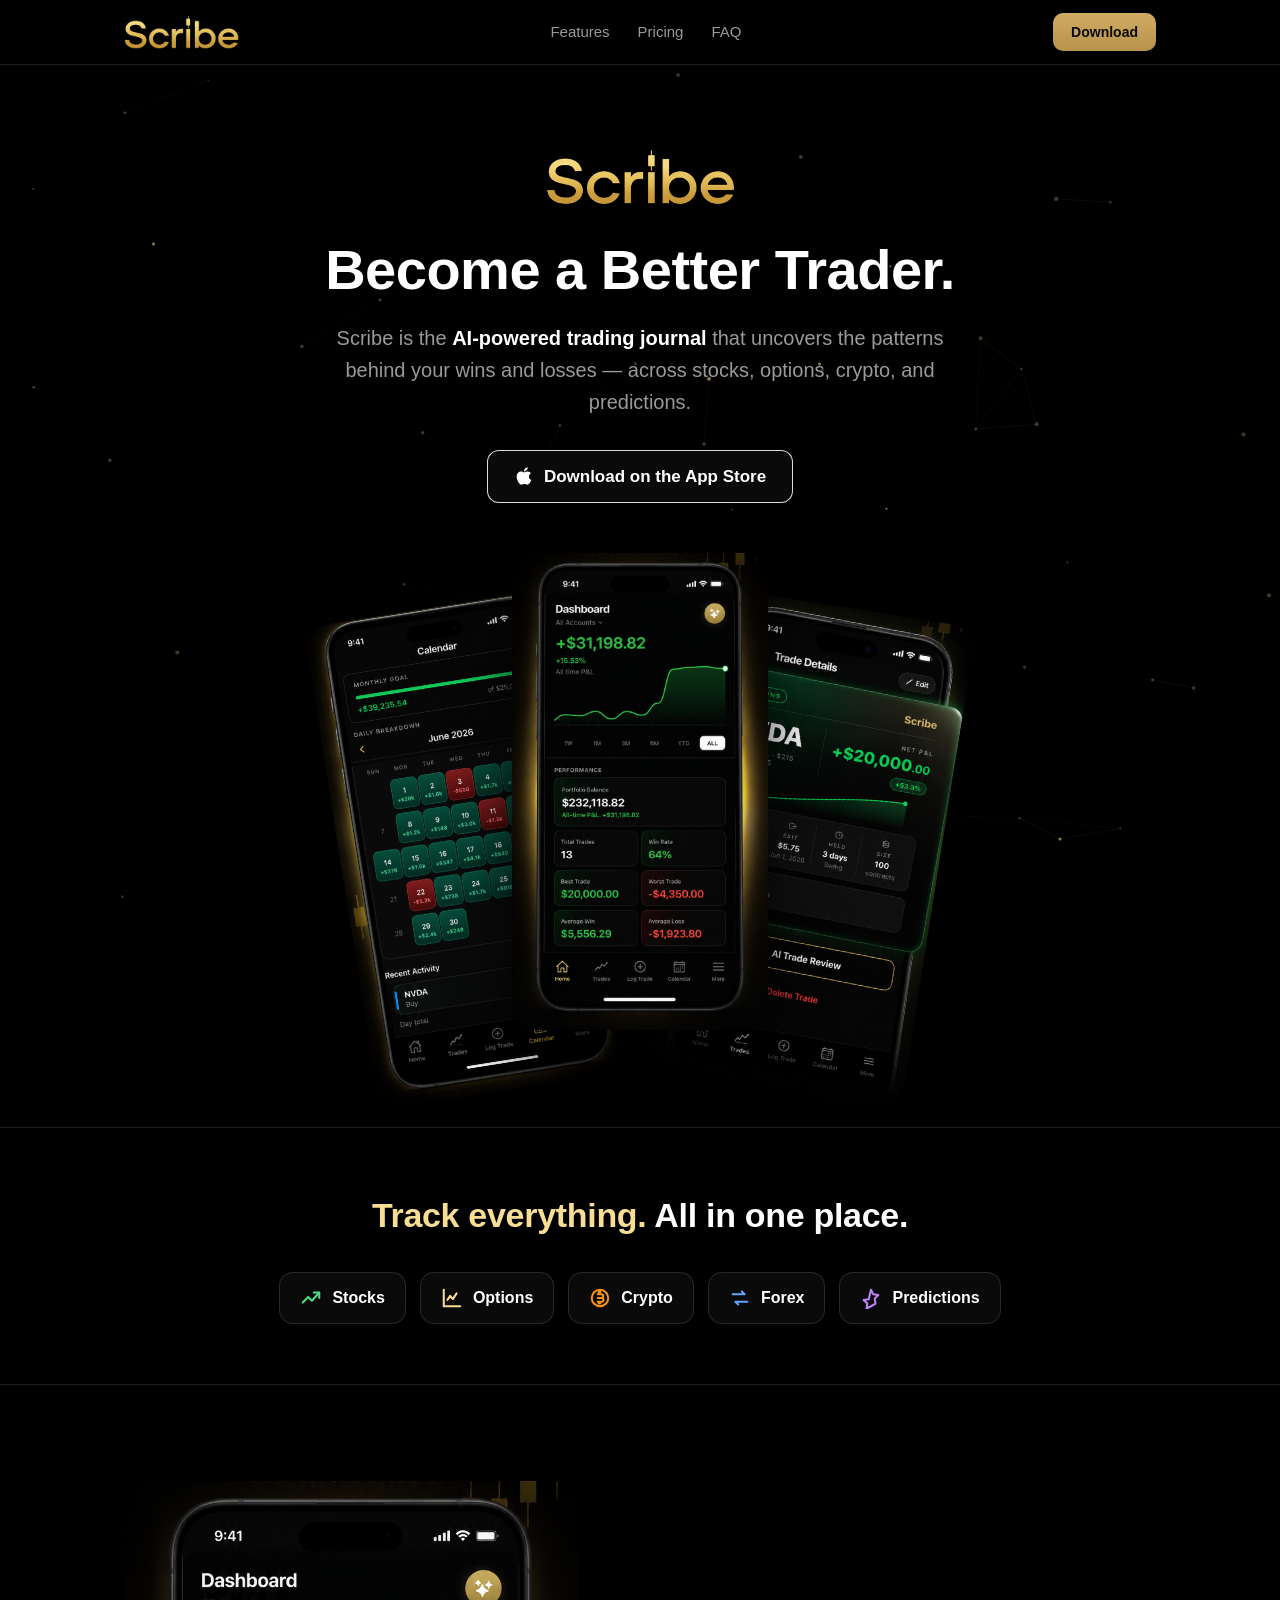
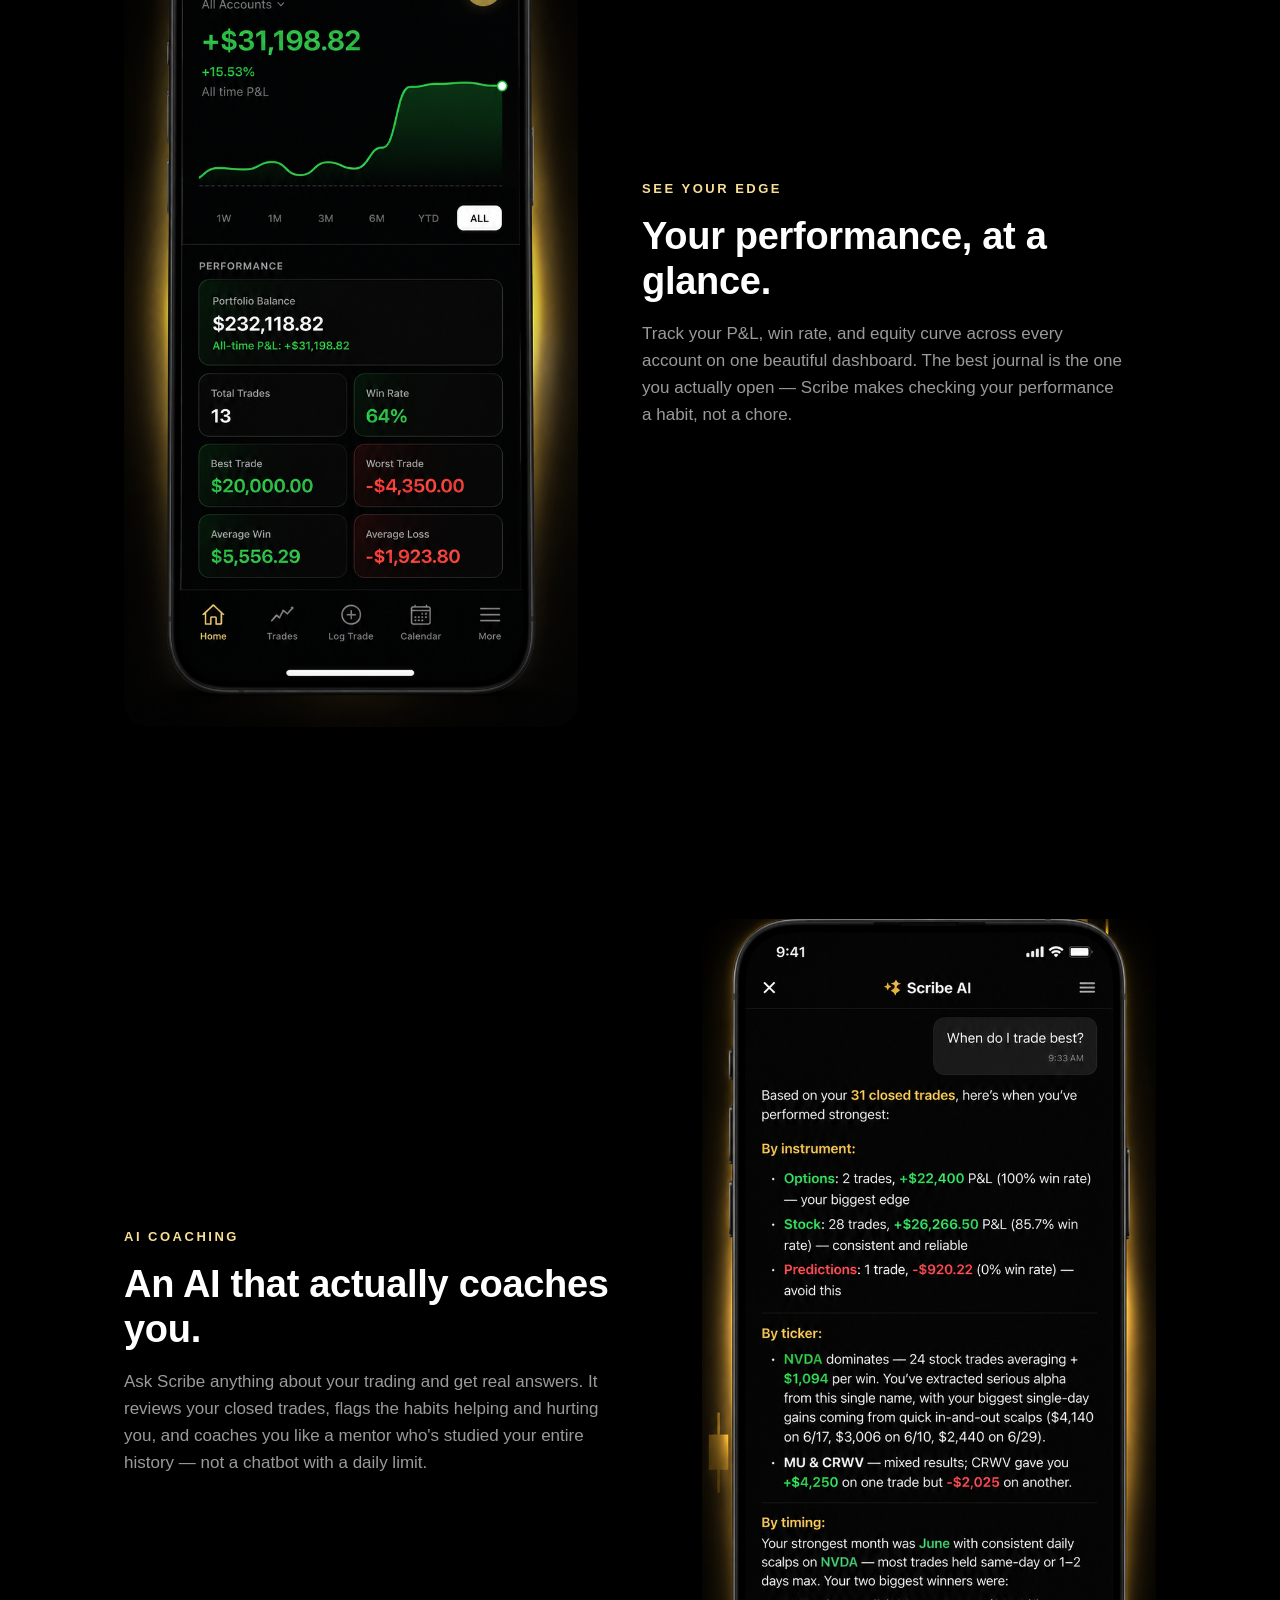
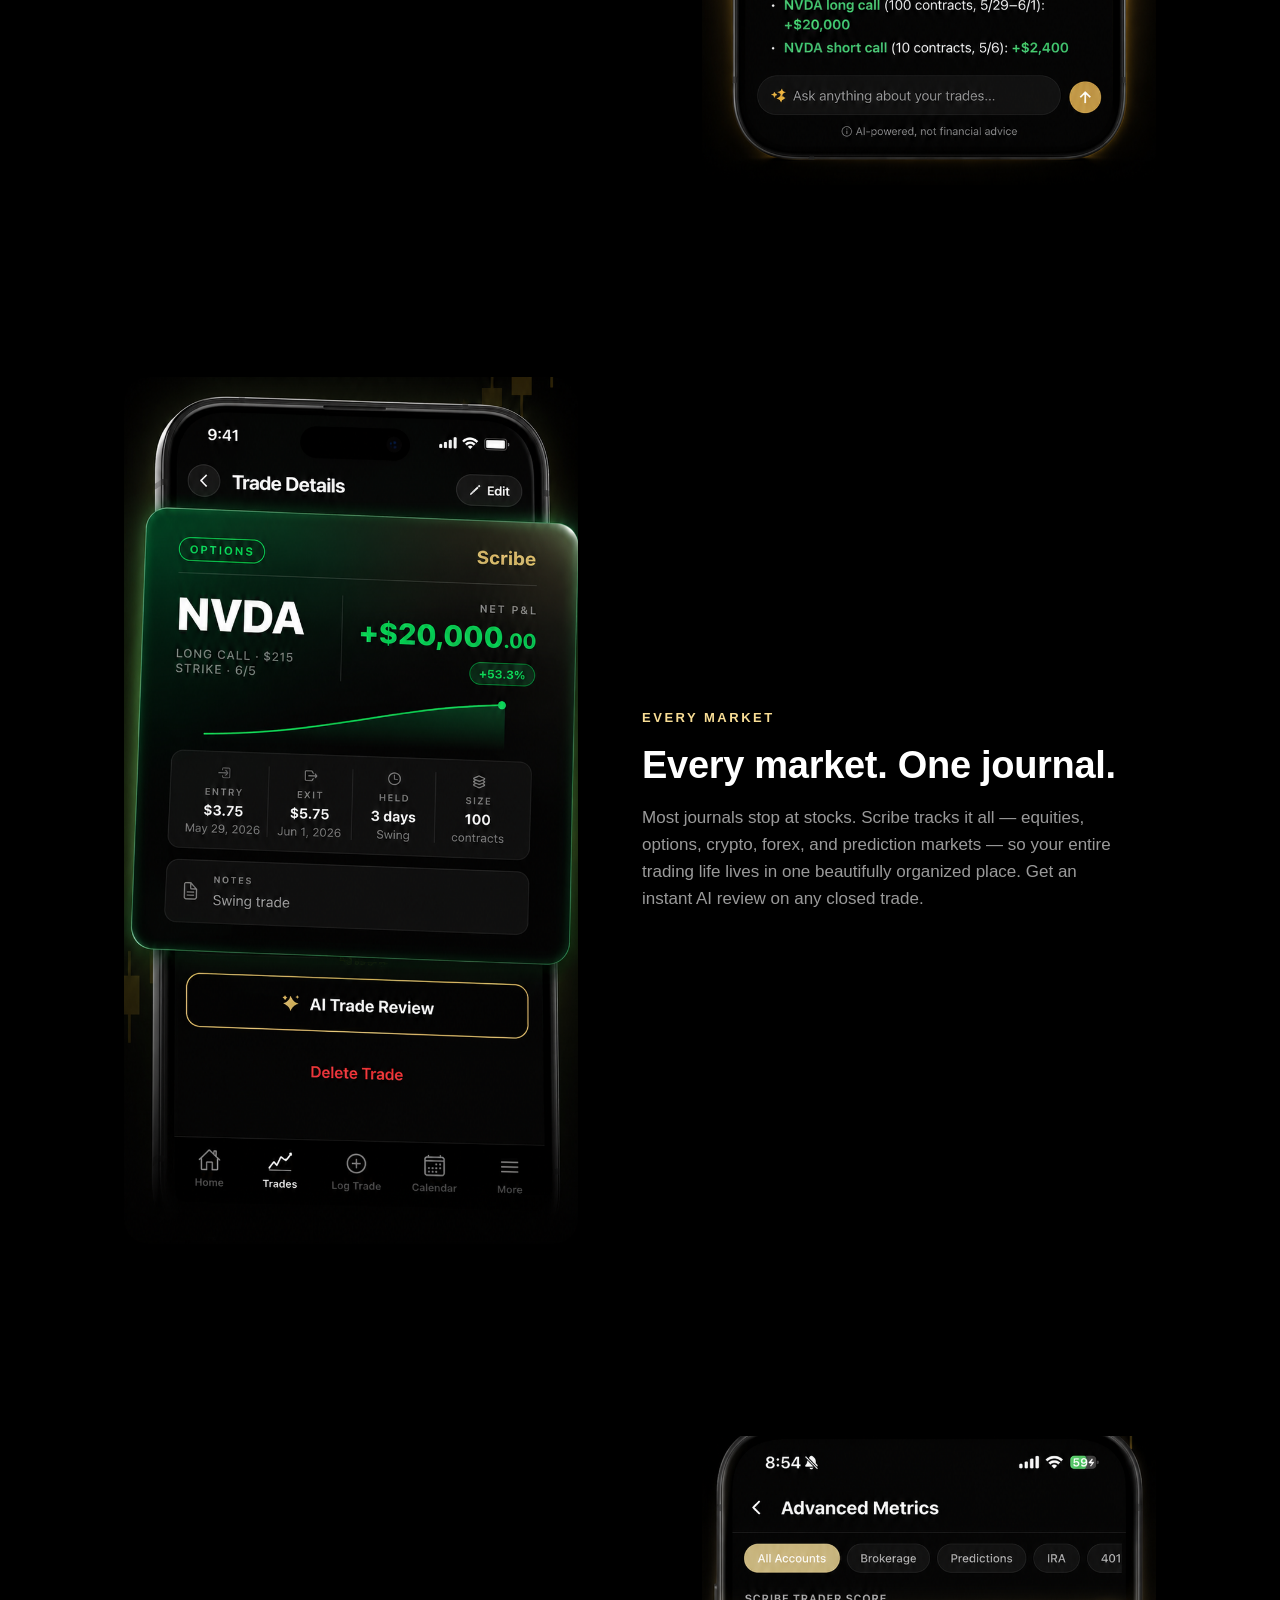
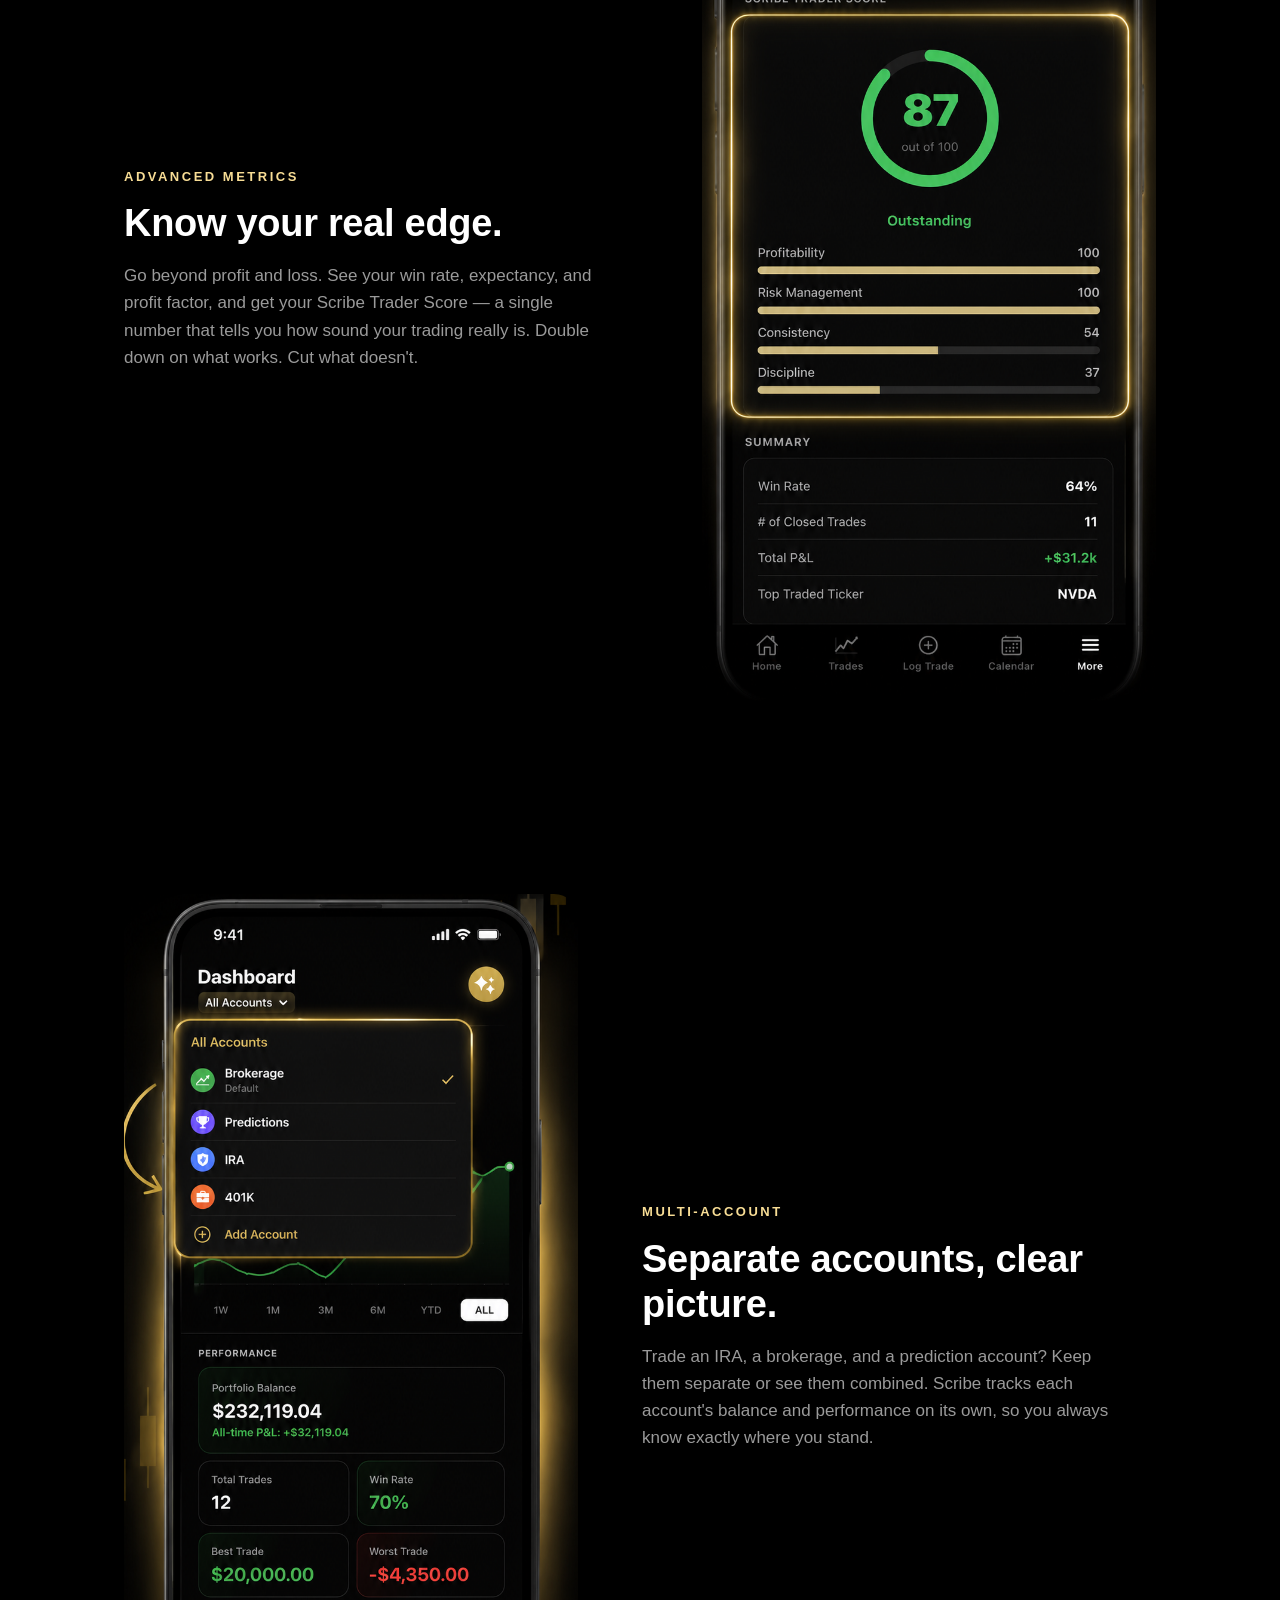
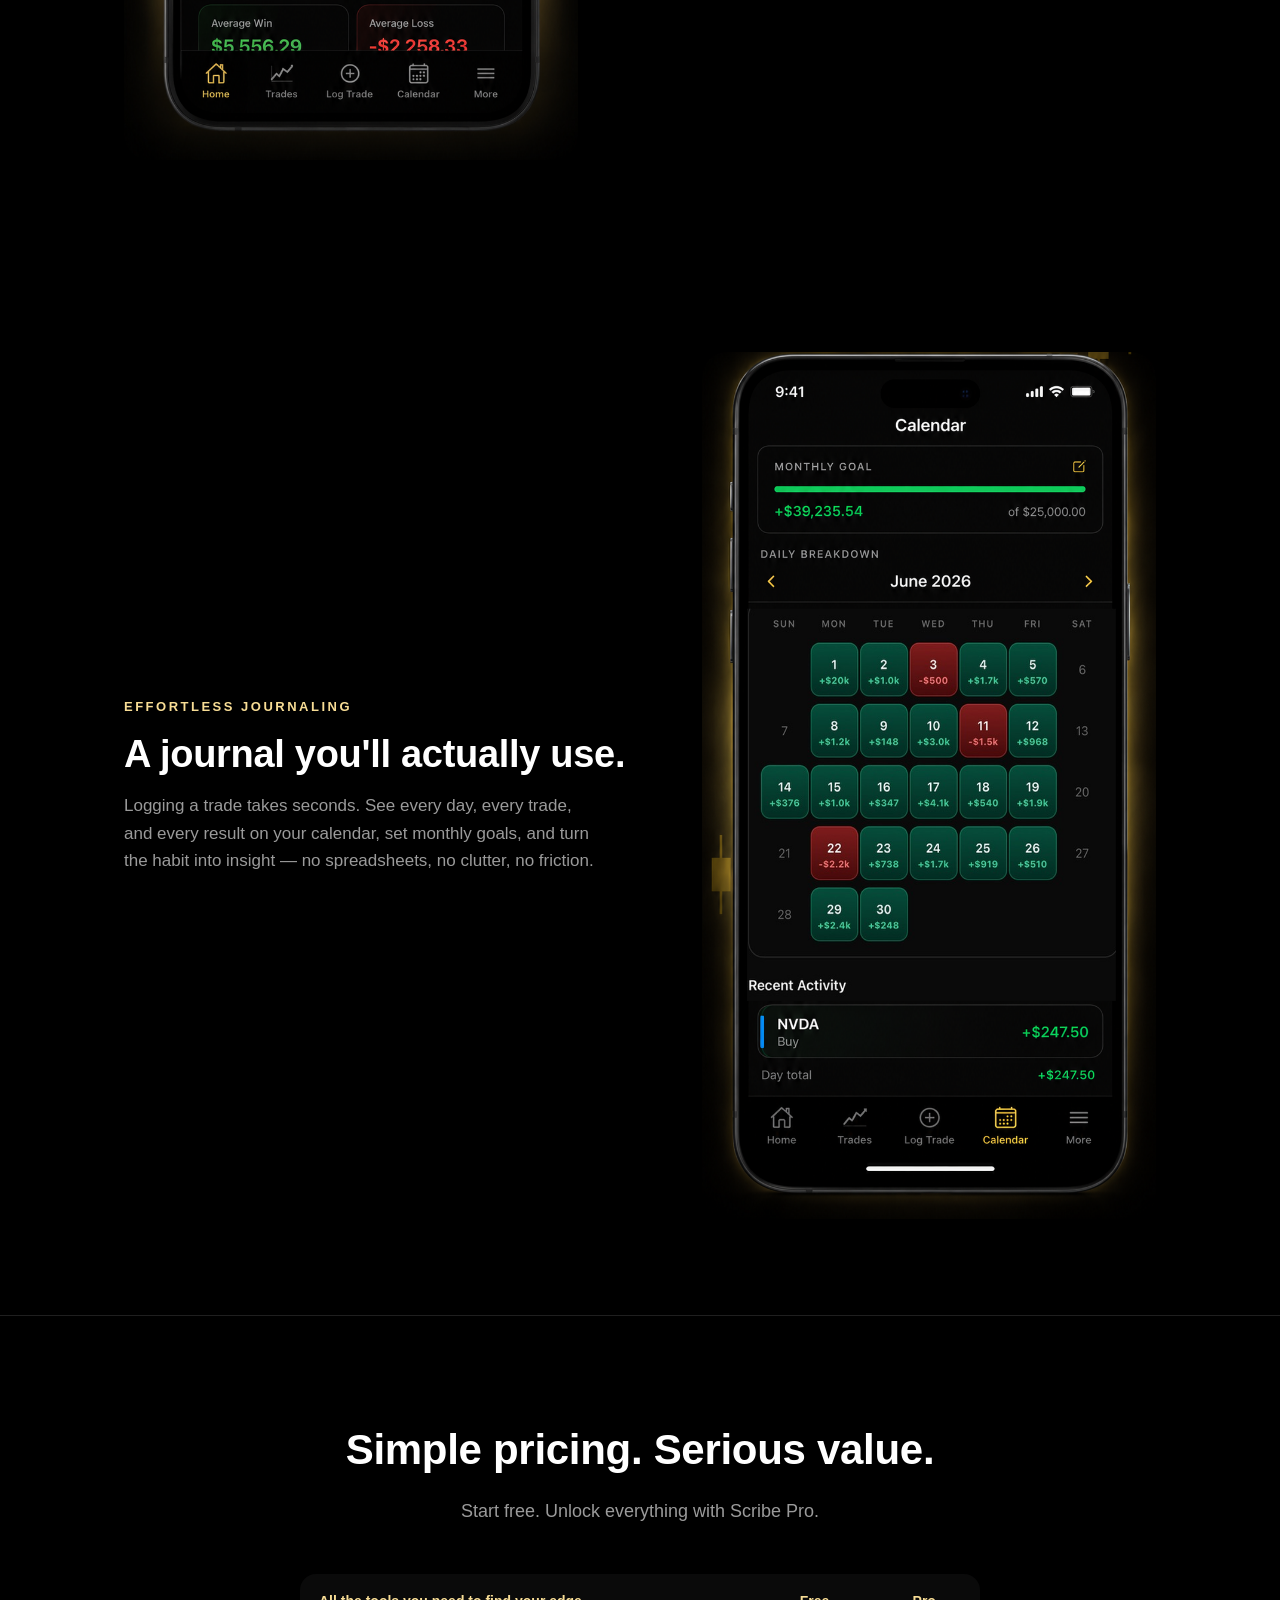
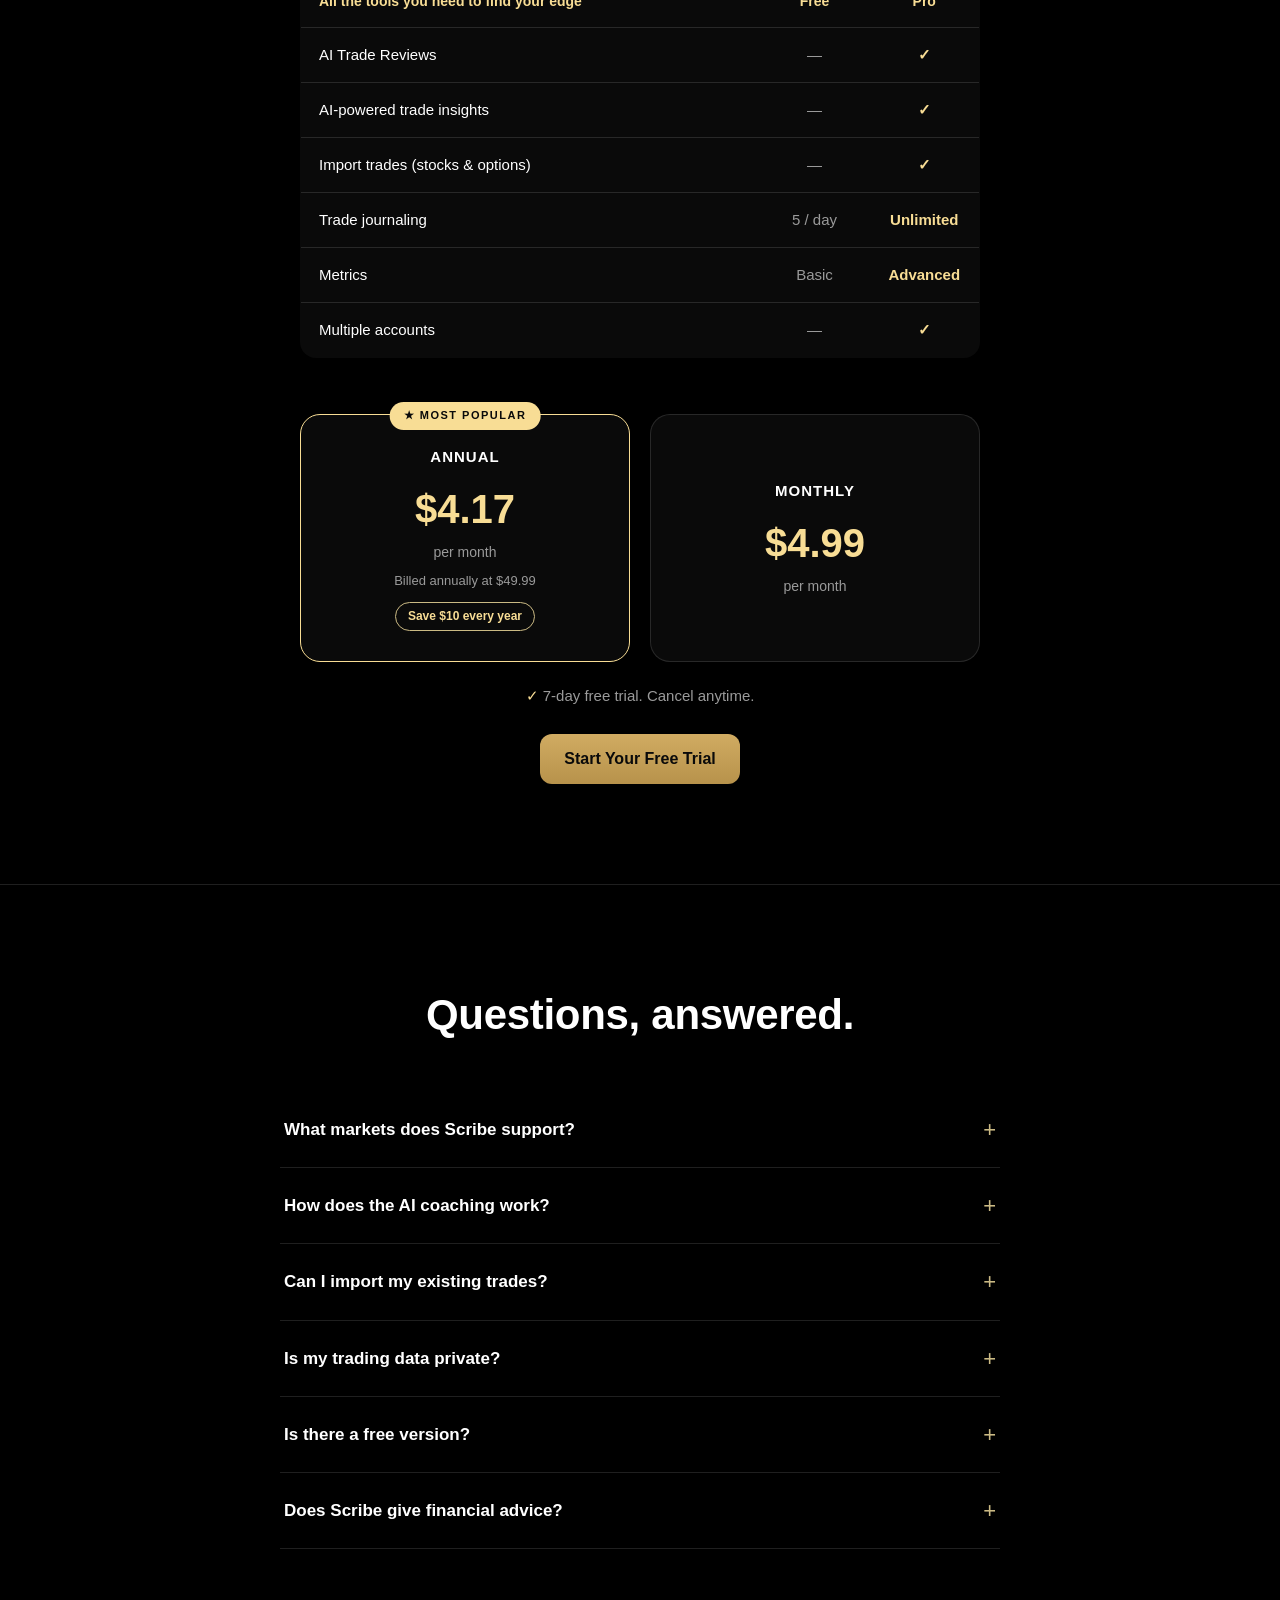
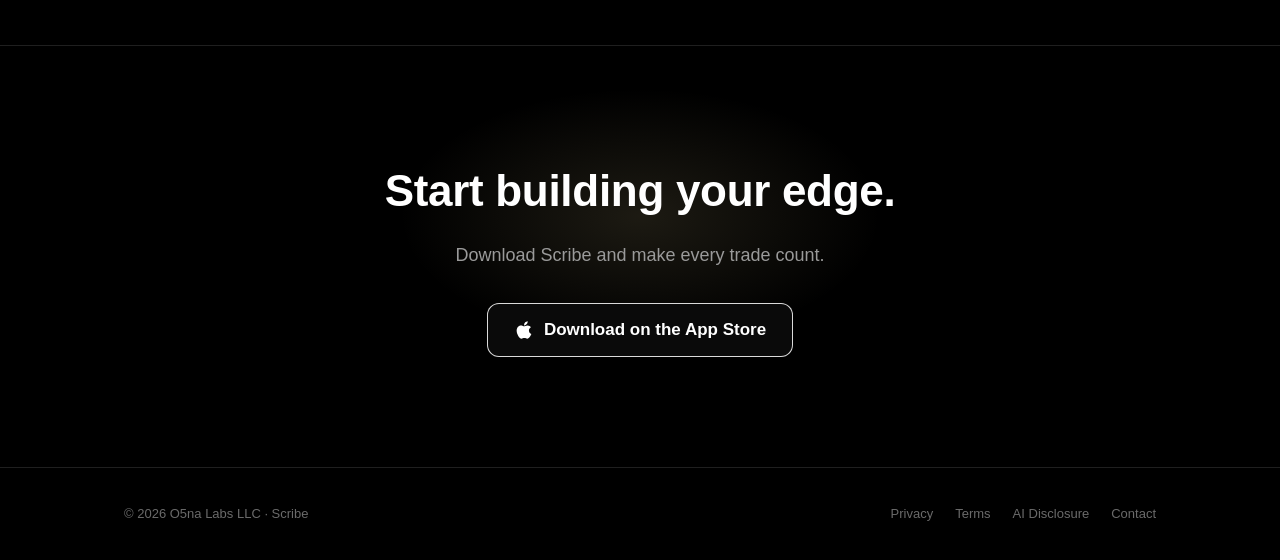
<file: index.html>
<!DOCTYPE html>
<html lang="en">
<head>
<meta charset="utf-8">
<meta name="viewport" content="width=device-width, initial-scale=1.0">
<title>Scribe: AI Trading Coach — AI Journal for Every Trade</title>
<meta name="description" content="Scribe is the AI-powered trading journal that uncovers the patterns behind your wins and losses — across stocks, options, crypto, forex, and prediction markets. 7-day free trial.">
<meta property="og:title" content="Scribe: AI Trading Coach">
<meta property="og:description" content="Turn every trade into your next edge. The AI trading journal for stocks, options, crypto, and predictions.">
<meta property="og:image" content="https://scribetrading.com/assets/og.png">
<meta property="og:url" content="https://scribetrading.com">
<meta property="og:type" content="website">
<meta name="twitter:card" content="summary_large_image">
<link rel="icon" type="image/png" href="/email-logo.png">
<style>
  :root{
    --bg:#000000; --card:#0A0A0A; --line:rgba(255,255,255,.12);
    --gold:#CBBA84; --gold-bright:#F8DD95; --text:#ffffff; --muted:#9a9a9a;
  }
  *{margin:0;padding:0;box-sizing:border-box}
  html{scroll-behavior:smooth}
  body{background:var(--bg);color:var(--text);font-family:-apple-system,BlinkMacSystemFont,"Segoe UI",Roboto,Helvetica,Arial,sans-serif;-webkit-font-smoothing:antialiased;line-height:1.6}
  /* Ambient particle background */
  #bg-net{position:fixed;inset:0;z-index:0;pointer-events:none}
  nav,header,.strip,#features,#pricing,#faq,.final,footer{position:relative;z-index:1}
  img{max-width:100%;display:block}
  a{color:inherit;text-decoration:none}
  .wrap{max-width:1080px;margin:0 auto;padding:0 24px}

  /* NAV */
  nav{position:sticky;top:0;z-index:50;background:rgba(0,0,0,.82);backdrop-filter:blur(14px);-webkit-backdrop-filter:blur(14px);border-bottom:1px solid var(--line)}
  .nav-inner{display:flex;align-items:center;justify-content:space-between;height:64px}
  .nav-logo img{height:34px;width:auto;display:block}
  .nav-links{display:flex;gap:28px;align-items:center;font-size:15px;color:var(--muted)}
  .nav-links a:hover{color:#fff}
  .btn{display:inline-block;background:linear-gradient(180deg,#D0AB62,#B7924B);color:#0a0a0a;font-weight:700;border-radius:12px;padding:12px 24px;font-size:16px;transition:opacity .15s}
  .btn:hover{opacity:.9}
  .btn.small{padding:8px 18px;font-size:14px;border-radius:10px}

  /* HERO */
  header{padding:84px 0 40px;text-align:center;position:relative;overflow:hidden}
  .hero-logo{height:56px;width:auto;margin:0 auto 34px}
  h1{font-size:56px;line-height:1.12;font-weight:800;letter-spacing:-.5px}
  .hero-sub{color:var(--muted);font-size:20px;max-width:640px;margin:20px auto 32px}
  .hero-sub b{color:#fff;font-weight:600}
  .store-btn{display:inline-flex;align-items:center;gap:10px;background:#0A0A0A;border:1.5px solid rgba(255,255,255,.85);color:#fff;border-radius:12px;padding:12px 26px;font-size:17px;font-weight:600;transition:background .15s}
  .store-btn:hover{background:#161616}
  .store-btn svg{width:20px;height:20px;fill:#fff}
  .hero-stack{position:relative;height:520px;margin:64px auto 0;max-width:720px}
  .hero-stack::before{content:"";position:absolute;left:50%;top:44%;transform:translate(-50%,-50%);width:560px;height:420px;max-width:96vw;background:radial-gradient(closest-side,rgba(203,186,132,.26),transparent 72%);z-index:0}
  .hs-card{position:absolute;left:50%;top:0;width:256px;border-radius:26px;box-shadow:0 26px 60px rgba(0,0,0,.72);z-index:1;transition:transform .35s ease}
  .hs-center{transform:translateX(-50%) translateY(-14px);z-index:3}
  .hs-left{transform:translateX(-50%) translateX(-172px) translateY(38px) rotate(-9deg);z-index:2}
  .hs-right{transform:translateX(-50%) translateX(172px) translateY(38px) rotate(9deg);z-index:2}
  .hero-stack:hover .hs-left{transform:translateX(-50%) translateX(-192px) translateY(30px) rotate(-11deg)}
  .hero-stack:hover .hs-right{transform:translateX(-50%) translateX(192px) translateY(30px) rotate(11deg)}
  .hero-stack:hover .hs-center{transform:translateX(-50%) translateY(-22px)}

  /* MARKETS STRIP */
  .strip{border-top:1px solid var(--line);border-bottom:1px solid var(--line);padding:60px 0;text-align:center}
  .strip-head{font-size:34px;font-weight:800;letter-spacing:-.3px;margin-bottom:30px}
  .strip-head .g{color:var(--gold-bright)}
  .strip-head .w{color:#fff}
  .markets{display:flex;flex-wrap:wrap;justify-content:center;gap:14px}
  .mkt{display:inline-flex;align-items:center;gap:10px;background:var(--card);border:1px solid var(--line);border-radius:14px;padding:12px 20px;font-size:16px;font-weight:600;color:#fff}
  .mkt svg{width:22px;height:22px;flex:none}
  @media(max-width:600px){.strip-head{font-size:26px}.mkt{padding:10px 16px;font-size:15px}}

  /* FEATURES */
  section.feature{padding:96px 0}
  .feat{display:flex;align-items:center;gap:64px}
  .feat.rev{flex-direction:row-reverse}
  .feat-img{flex:0 0 44%;position:relative}
  .feat-img::before{content:"";position:absolute;inset:-6% -12%;background:radial-gradient(closest-side,rgba(203,186,132,.16),transparent 70%)}
  .feat-img img{position:relative;border-radius:24px}
  .feat-copy{flex:1}
  .eyebrow{color:var(--gold-bright);font-size:13px;font-weight:700;letter-spacing:2.5px;text-transform:uppercase;margin-bottom:14px}
  .feat-copy h2{font-size:38px;line-height:1.18;font-weight:800;letter-spacing:-.3px;margin-bottom:16px}
  .feat-copy p{color:var(--muted);font-size:17px;max-width:480px}

  /* PRICING */
  #pricing{padding:100px 0;border-top:1px solid var(--line)}
  .center{text-align:center}
  #pricing h2{font-size:42px;font-weight:800;letter-spacing:-.3px}
  .pricing-sub{color:var(--muted);font-size:18px;margin:14px 0 48px}
  table{width:100%;max-width:680px;margin:0 auto 56px;border-collapse:collapse;background:var(--card);border:1px solid var(--line);border-radius:16px;overflow:hidden}
  th,td{padding:15px 18px;text-align:left;font-size:15px;border-bottom:1px solid var(--line)}
  tr:last-child td{border-bottom:none}
  thead th{color:var(--gold-bright);font-size:14px;font-weight:700}
  thead th:nth-child(2),thead th:nth-child(3){text-align:center;width:110px}
  td:nth-child(2),td:nth-child(3){text-align:center}
  td:nth-child(2){color:var(--muted)}
  td:nth-child(3){color:var(--gold-bright);font-weight:600}
  .plans{display:flex;gap:20px;max-width:680px;margin:0 auto 22px;align-items:stretch}
  .plan{flex:1;background:var(--card);border:1px solid var(--line);border-radius:20px;padding:30px 24px;text-align:center;display:flex;flex-direction:column;justify-content:center;position:relative}
  .plan.featured{border:1.5px solid var(--gold-bright)}
  .badge{position:absolute;top:-13px;left:50%;transform:translateX(-50%);background:var(--gold-bright);color:#0a0a0a;font-size:11px;font-weight:800;letter-spacing:1.5px;padding:5px 14px;border-radius:999px;white-space:nowrap}
  .plan .name{font-size:15px;font-weight:700;letter-spacing:1px;color:#fff;margin-bottom:8px}
  .plan .price{font-size:40px;font-weight:800;color:var(--gold-bright)}
  .plan .per{color:var(--muted);font-size:14px}
  .plan .note{color:var(--muted);font-size:13px;margin-top:8px}
  .pill{display:inline-block;border:1px solid var(--gold);color:var(--gold-bright);font-size:12px;font-weight:600;border-radius:999px;padding:4px 12px;margin-top:10px}
  .trial{color:var(--muted);font-size:15px;margin:6px 0 26px}
  .trial .shield{color:var(--gold-bright)}

  /* FAQ */
  #faq{padding:96px 0;border-top:1px solid var(--line)}
  #faq h2{font-size:42px;font-weight:800;text-align:center;margin-bottom:44px;letter-spacing:-.3px}
  details{max-width:720px;margin:0 auto;border-bottom:1px solid var(--line)}
  summary{cursor:pointer;padding:20px 4px;font-size:17px;font-weight:600;list-style:none;display:flex;justify-content:space-between;align-items:center}
  summary::-webkit-details-marker{display:none}
  summary::after{content:"+";color:var(--gold);font-size:22px;font-weight:400}
  details[open] summary::after{content:"–"}
  details p{color:var(--muted);font-size:15.5px;padding:0 4px 22px;max-width:660px}

  /* FINAL CTA */
  .final{padding:110px 0;text-align:center;border-top:1px solid var(--line);position:relative;overflow:hidden}
  .final::before{content:"";position:absolute;left:50%;top:0;transform:translateX(-50%);width:640px;height:340px;background:radial-gradient(closest-side,rgba(203,186,132,.14),transparent 75%)}
  .final h2{font-size:44px;font-weight:800;letter-spacing:-.3px;position:relative}
  .final p{color:var(--muted);font-size:18px;margin:14px 0 34px;position:relative}
  .final .store-btn{position:relative}

  footer{border-top:1px solid var(--line);padding:36px 0;color:#6a6a6a;font-size:13px}
  .foot-inner{display:flex;justify-content:space-between;align-items:center;flex-wrap:wrap;gap:14px}
  .foot-links{display:flex;gap:22px}
  .foot-links a:hover{color:#fff}

  @media (max-width:840px){
    h1{font-size:38px}
    .hero-sub{font-size:17px}
    .hero-stack{height:400px;margin-top:44px}
    .hs-card{width:190px;border-radius:20px}
    .hs-left{transform:translateX(-50%) translateX(-118px) translateY(30px) rotate(-9deg)}
    .hs-right{transform:translateX(-50%) translateX(118px) translateY(30px) rotate(9deg)}
    .feat,.feat.rev{flex-direction:column;gap:40px}
    .feat-img{flex:none;max-width:320px}
    .feat-copy h2{font-size:30px}
    .feat-copy{text-align:center}
    .feat-copy p{margin:0 auto}
    section.feature{padding:64px 0}
    .plans{flex-direction:column}
    .nav-links{display:none}
    #pricing h2,#faq h2,.final h2{font-size:32px}
  }
</style>
</head>
<body>

<canvas id="bg-net" aria-hidden="true"></canvas>

<nav>
  <div class="wrap nav-inner">
    <a class="nav-logo" href="#"><img src="assets/logo-nav.png" alt="Scribe"></a>
    <div class="nav-links">
      <a href="#features">Features</a>
      <a href="#pricing">Pricing</a>
      <a href="#faq">FAQ</a>
    </div>
    <a class="btn small" href="TODO_APP_STORE_URL">Download</a>
  </div>
</nav>

<header>
  <div class="wrap">
    <img class="hero-logo" src="assets/logo-nav.png" alt="Scribe">
    <h1>Become a Better Trader.</h1>
    <p class="hero-sub">Scribe is the <b>AI-powered trading journal</b> that uncovers the patterns behind your wins and losses — across stocks, options, crypto, and predictions.</p>
    <a class="store-btn" href="TODO_APP_STORE_URL">
      <svg viewBox="0 0 384 512" xmlns="http://www.w3.org/2000/svg"><path d="M318.7 268.7c-.2-36.7 16.4-64.4 50-84.8-18.8-26.9-47.2-41.7-84.7-44.6-35.5-2.8-74.3 20.7-88.5 20.7-15 0-49.4-19.7-76.4-19.7C63.3 141.2 4 184.8 4 273.5q0 39.3 14.4 81.2c12.8 36.7 59 126.7 107.2 125.2 25.2-.6 43-17.9 75.8-17.9 31.8 0 48.3 17.9 76.4 17.9 48.6-.7 90.4-82.5 102.6-119.3-65.2-30.7-61.7-90-61.7-91.9zm-56.6-164.2c27.3-32.4 24.8-61.9 24-72.5-24.1 1.4-52 16.4-67.9 34.9-17.5 19.8-27.8 44.3-25.6 71.9 26.1 2 49.9-11.4 69.5-34.3z"/></svg>
      Download on the App Store
    </a>
    <div class="hero-stack">
      <img class="hs-card hs-left" src="assets/shot-calendar.png" alt="Scribe trading calendar">
      <img class="hs-card hs-right" src="assets/shot-card.png" alt="Scribe trade detail card">
      <img class="hs-card hs-center" src="assets/shot-dashboard.png" alt="Scribe performance dashboard">
    </div>
  </div>
</header>

<div class="strip">
  <div class="wrap">
    <h2 class="strip-head"><span class="g">Track everything.</span> <span class="w">All in one place.</span></h2>
    <div class="markets">
      <div class="mkt">
        <svg viewBox="0 0 24 24" fill="none" stroke="#4ade80" stroke-width="2.2" stroke-linecap="round" stroke-linejoin="round"><polyline points="3 17 9 11 13 15 21 6"/><polyline points="15 6 21 6 21 12"/></svg>
        Stocks
      </div>
      <div class="mkt">
        <svg viewBox="0 0 24 24" fill="none" stroke="#F8DD95" stroke-width="2.2" stroke-linecap="round" stroke-linejoin="round"><path d="M3 3v18h18"/><path d="M7 14l3-4 3 3 4-6"/><circle cx="10" cy="10" r="1.4" fill="#F8DD95" stroke="none"/></svg>
        Options
      </div>
      <div class="mkt">
        <svg viewBox="0 0 24 24" fill="none" stroke="#f7931a" stroke-width="2.2" stroke-linecap="round" stroke-linejoin="round"><circle cx="12" cy="12" r="9"/><path d="M9.5 8h4a2 2 0 0 1 0 4h-4m0 0h4.3a2 2 0 0 1 0 4H9.5m1.2-11v2m0 9v2m1.6-13v2m0 9v2"/></svg>
        Crypto
      </div>
      <div class="mkt">
        <svg viewBox="0 0 24 24" fill="none" stroke="#60a5fa" stroke-width="2.2" stroke-linecap="round" stroke-linejoin="round"><path d="M4 8h13l-3-3m6 11H7l3 3"/></svg>
        Forex
      </div>
      <div class="mkt">
        <svg viewBox="0 0 24 24" fill="none" stroke="#c084fc" stroke-width="2.2" stroke-linecap="round" stroke-linejoin="round"><path d="M12 3l2.5 5 5.5.8-4 3.9.9 5.5L12 21l-4.9 2.6.9-5.5-4-3.9 5.5-.8z"/></svg>
        Predictions
      </div>
    </div>
  </div>
</div>

<div id="features">

  <section class="feature">
    <div class="wrap feat">
      <div class="feat-img"><img src="assets/shot-dashboard.png" alt="Scribe performance dashboard"></div>
      <div class="feat-copy">
        <div class="eyebrow">See Your Edge</div>
        <h2>Your performance, at a glance.</h2>
        <p>Track your P&amp;L, win rate, and equity curve across every account on one beautiful dashboard. The best journal is the one you actually open — Scribe makes checking your performance a habit, not a chore.</p>
      </div>
    </div>
  </section>

  <section class="feature">
    <div class="wrap feat rev">
      <div class="feat-img"><img src="assets/shot-ai.png" alt="Scribe AI coaching chat"></div>
      <div class="feat-copy">
        <div class="eyebrow">AI Coaching</div>
        <h2>An AI that actually coaches you.</h2>
        <p>Ask Scribe anything about your trading and get real answers. It reviews your closed trades, flags the habits helping and hurting you, and coaches you like a mentor who's studied your entire history — not a chatbot with a daily limit.</p>
      </div>
    </div>
  </section>

  <section class="feature">
    <div class="wrap feat">
      <div class="feat-img"><img src="assets/shot-card.png" alt="Scribe trade detail card"></div>
      <div class="feat-copy">
        <div class="eyebrow">Every Market</div>
        <h2>Every market. One journal.</h2>
        <p>Most journals stop at stocks. Scribe tracks it all — equities, options, crypto, forex, and prediction markets — so your entire trading life lives in one beautifully organized place. Get an instant AI review on any closed trade.</p>
      </div>
    </div>
  </section>

  <section class="feature">
    <div class="wrap feat rev">
      <div class="feat-img"><img src="assets/shot-score.png" alt="Scribe Trader Score and advanced metrics"></div>
      <div class="feat-copy">
        <div class="eyebrow">Advanced Metrics</div>
        <h2>Know your real edge.</h2>
        <p>Go beyond profit and loss. See your win rate, expectancy, and profit factor, and get your Scribe Trader Score — a single number that tells you how sound your trading really is. Double down on what works. Cut what doesn't.</p>
      </div>
    </div>
  </section>

  <section class="feature">
    <div class="wrap feat">
      <div class="feat-img"><img src="assets/shot-accounts.png" alt="Scribe multiple account tracking"></div>
      <div class="feat-copy">
        <div class="eyebrow">Multi-Account</div>
        <h2>Separate accounts, clear picture.</h2>
        <p>Trade an IRA, a brokerage, and a prediction account? Keep them separate or see them combined. Scribe tracks each account's balance and performance on its own, so you always know exactly where you stand.</p>
      </div>
    </div>
  </section>

  <section class="feature">
    <div class="wrap feat rev">
      <div class="feat-img"><img src="assets/shot-calendar.png" alt="Scribe trading calendar"></div>
      <div class="feat-copy">
        <div class="eyebrow">Effortless Journaling</div>
        <h2>A journal you'll actually use.</h2>
        <p>Logging a trade takes seconds. See every day, every trade, and every result on your calendar, set monthly goals, and turn the habit into insight — no spreadsheets, no clutter, no friction.</p>
      </div>
    </div>
  </section>

</div>

<section id="pricing">
  <div class="wrap center">
    <h2>Simple pricing. Serious value.</h2>
    <p class="pricing-sub">Start free. Unlock everything with Scribe Pro.</p>

    <table>
      <thead>
        <tr><th>All the tools you need to find your edge</th><th>Free</th><th>Pro</th></tr>
      </thead>
      <tbody>
        <tr><td>AI Trade Reviews</td><td>—</td><td>✓</td></tr>
        <tr><td>AI-powered trade insights</td><td>—</td><td>✓</td></tr>
        <tr><td>Import trades (stocks &amp; options)</td><td>—</td><td>✓</td></tr>
        <tr><td>Trade journaling</td><td>5 / day</td><td>Unlimited</td></tr>
        <tr><td>Metrics</td><td>Basic</td><td>Advanced</td></tr>
        <tr><td>Multiple accounts</td><td>—</td><td>✓</td></tr>
      </tbody>
    </table>

    <div class="plans">
      <div class="plan featured">
        <div class="badge">★ MOST POPULAR</div>
        <div class="name">ANNUAL</div>
        <div class="price">$4.17</div>
        <div class="per">per month</div>
        <div class="note">Billed annually at $49.99</div>
        <div><span class="pill">Save $10 every year</span></div>
      </div>
      <div class="plan">
        <div class="name">MONTHLY</div>
        <div class="price">$4.99</div>
        <div class="per">per month</div>
      </div>
    </div>

    <p class="trial"><span class="shield">✓</span> 7-day free trial. Cancel anytime.</p>
    <a class="btn" href="TODO_APP_STORE_URL">Start Your Free Trial</a>
  </div>
</section>

<section id="faq">
  <div class="wrap">
    <h2>Questions, answered.</h2>

    <details>
      <summary>What markets does Scribe support?</summary>
      <p>All of them — that's the point. Scribe is built for the modern trader: stocks, options, crypto, forex, and prediction markets (like Kalshi event contracts) are all first-class citizens. Whether you're swing trading equities, selling options, or trading event outcomes, everything lives in one journal.</p>
    </details>

    <details>
      <summary>How does the AI coaching work?</summary>
      <p>Scribe's AI has full context on your trading history — every trade, every account, every pattern. Ask it anything: "When do I trade best?", "Compare my IRA vs my prediction account", or run an instant AI Trade Review on any closed trade for sharp, specific feedback on your entry, exit, sizing, and risk. It can even search the web for market context.</p>
    </details>

    <details>
      <summary>Can I import my existing trades?</summary>
      <p>Yes — Scribe Pro imports stock and options trades via CSV from major brokers including Robinhood, Charles Schwab / thinkorswim, Webull, and Fidelity, with a preview step so you can confirm everything before it's added. And logging any trade manually takes just seconds.</p>
    </details>

    <details>
      <summary>Is my trading data private?</summary>
      <p>Completely. Scribe is a private journal — your data is encrypted, belongs to you, and is never sold or shared with advertisers. Scribe doesn't connect to your brokerage accounts or hold any credentials; you're always in control of what you log.</p>
    </details>

    <details>
      <summary>Is there a free version?</summary>
      <p>Yes. Scribe is free to download and use, with up to 5 journal entries per day and core performance metrics. Scribe Pro unlocks unlimited journaling, AI coaching and trade reviews, advanced metrics with your Trader Score, trade importing, and multiple accounts — with a 7-day free trial so you can experience everything before paying a cent.</p>
    </details>

    <details>
      <summary>Does Scribe give financial advice?</summary>
      <p>No — and that's by design. Scribe analyzes what you've already done to help you understand your own patterns and improve your process. It's AI-powered analysis of your trading, not financial advice or buy/sell recommendations. Your strategy stays yours.</p>
    </details>
  </div>
</section>

<section class="final">
  <div class="wrap">
    <h2>Start building your edge.</h2>
    <p>Download Scribe and make every trade count.</p>
    <a class="store-btn" href="TODO_APP_STORE_URL">
      <svg viewBox="0 0 384 512" xmlns="http://www.w3.org/2000/svg"><path d="M318.7 268.7c-.2-36.7 16.4-64.4 50-84.8-18.8-26.9-47.2-41.7-84.7-44.6-35.5-2.8-74.3 20.7-88.5 20.7-15 0-49.4-19.7-76.4-19.7C63.3 141.2 4 184.8 4 273.5q0 39.3 14.4 81.2c12.8 36.7 59 126.7 107.2 125.2 25.2-.6 43-17.9 75.8-17.9 31.8 0 48.3 17.9 76.4 17.9 48.6-.7 90.4-82.5 102.6-119.3-65.2-30.7-61.7-90-61.7-91.9zm-56.6-164.2c27.3-32.4 24.8-61.9 24-72.5-24.1 1.4-52 16.4-67.9 34.9-17.5 19.8-27.8 44.3-25.6 71.9 26.1 2 49.9-11.4 69.5-34.3z"/></svg>
      Download on the App Store
    </a>
  </div>
</section>

<footer>
  <div class="wrap foot-inner">
    <div>© 2026 O5na Labs LLC · Scribe</div>
    <div class="foot-links">
      <a href="/privacy.html">Privacy</a>
      <a href="/terms.html">Terms</a>
      <a href="/ai-disclosure.html">AI Disclosure</a>
      <a href="/contact.html">Contact</a>
    </div>
  </div>
</footer>

<script>
(function(){
  var canvas = document.getElementById('bg-net');
  if (!canvas) return;
  var ctx = canvas.getContext('2d');
  var reduced = window.matchMedia('(prefers-reduced-motion: reduce)').matches;
  var dpr = Math.min(window.devicePixelRatio || 1, 2);
  var W, H, pts = [];
  var LINK = 130;           // link distance (px)
  var mouse = {x:-9999, y:-9999};

  function resize(){
    W = window.innerWidth; H = window.innerHeight;
    canvas.width = W * dpr; canvas.height = H * dpr;
    canvas.style.width = W + 'px'; canvas.style.height = H + 'px';
    ctx.setTransform(dpr,0,0,dpr,0,0);
    var target = Math.min(90, Math.floor(W * H / 22000)); // density cap
    pts = [];
    for (var i=0;i<target;i++){
      pts.push({
        x: Math.random()*W, y: Math.random()*H,
        vx: (Math.random()-.5)*0.22, vy: (Math.random()-.5)*0.22,
        r: Math.random()*1.6 + 0.6,
        bright: Math.random() < 0.18   // some dots brighter gold
      });
    }
  }

  function step(){
    ctx.clearRect(0,0,W,H);
    // links
    for (var i=0;i<pts.length;i++){
      var a = pts[i];
      for (var j=i+1;j<pts.length;j++){
        var b = pts[j];
        var dx = a.x-b.x, dy = a.y-b.y;
        var d2 = dx*dx + dy*dy;
        if (d2 < LINK*LINK){
          var alpha = (1 - Math.sqrt(d2)/LINK) * 0.10;
          ctx.strokeStyle = 'rgba(203,186,132,' + alpha.toFixed(3) + ')';
          ctx.lineWidth = 1;
          ctx.beginPath(); ctx.moveTo(a.x,a.y); ctx.lineTo(b.x,b.y); ctx.stroke();
        }
      }
    }
    // dots
    for (var k=0;k<pts.length;k++){
      var p = pts[k];
      // gentle drift
      p.x += p.vx; p.y += p.vy;
      // soft mouse parallax push
      var mdx = p.x - mouse.x, mdy = p.y - mouse.y;
      var md2 = mdx*mdx + mdy*mdy;
      if (md2 < 16000){
        var f = (16000 - md2) / 16000 * 0.35;
        p.x += (mdx/Math.sqrt(md2||1)) * f;
        p.y += (mdy/Math.sqrt(md2||1)) * f;
      }
      // wrap edges
      if (p.x < -10) p.x = W+10; if (p.x > W+10) p.x = -10;
      if (p.y < -10) p.y = H+10; if (p.y > H+10) p.y = -10;
      ctx.fillStyle = p.bright ? 'rgba(248,221,149,0.55)' : 'rgba(203,186,132,0.30)';
      ctx.beginPath(); ctx.arc(p.x, p.y, p.r, 0, Math.PI*2); ctx.fill();
    }
    if (!reduced) requestAnimationFrame(step);
  }

  window.addEventListener('resize', function(){ resize(); if (reduced) step(); });
  window.addEventListener('mousemove', function(e){ mouse.x = e.clientX; mouse.y = e.clientY; });
  document.addEventListener('visibilitychange', function(){
    if (!document.hidden && !reduced) requestAnimationFrame(step);
  });

  resize();
  step(); // draws once even in reduced-motion mode (static constellation)
})();
</script>

</body>
</html>
</file>
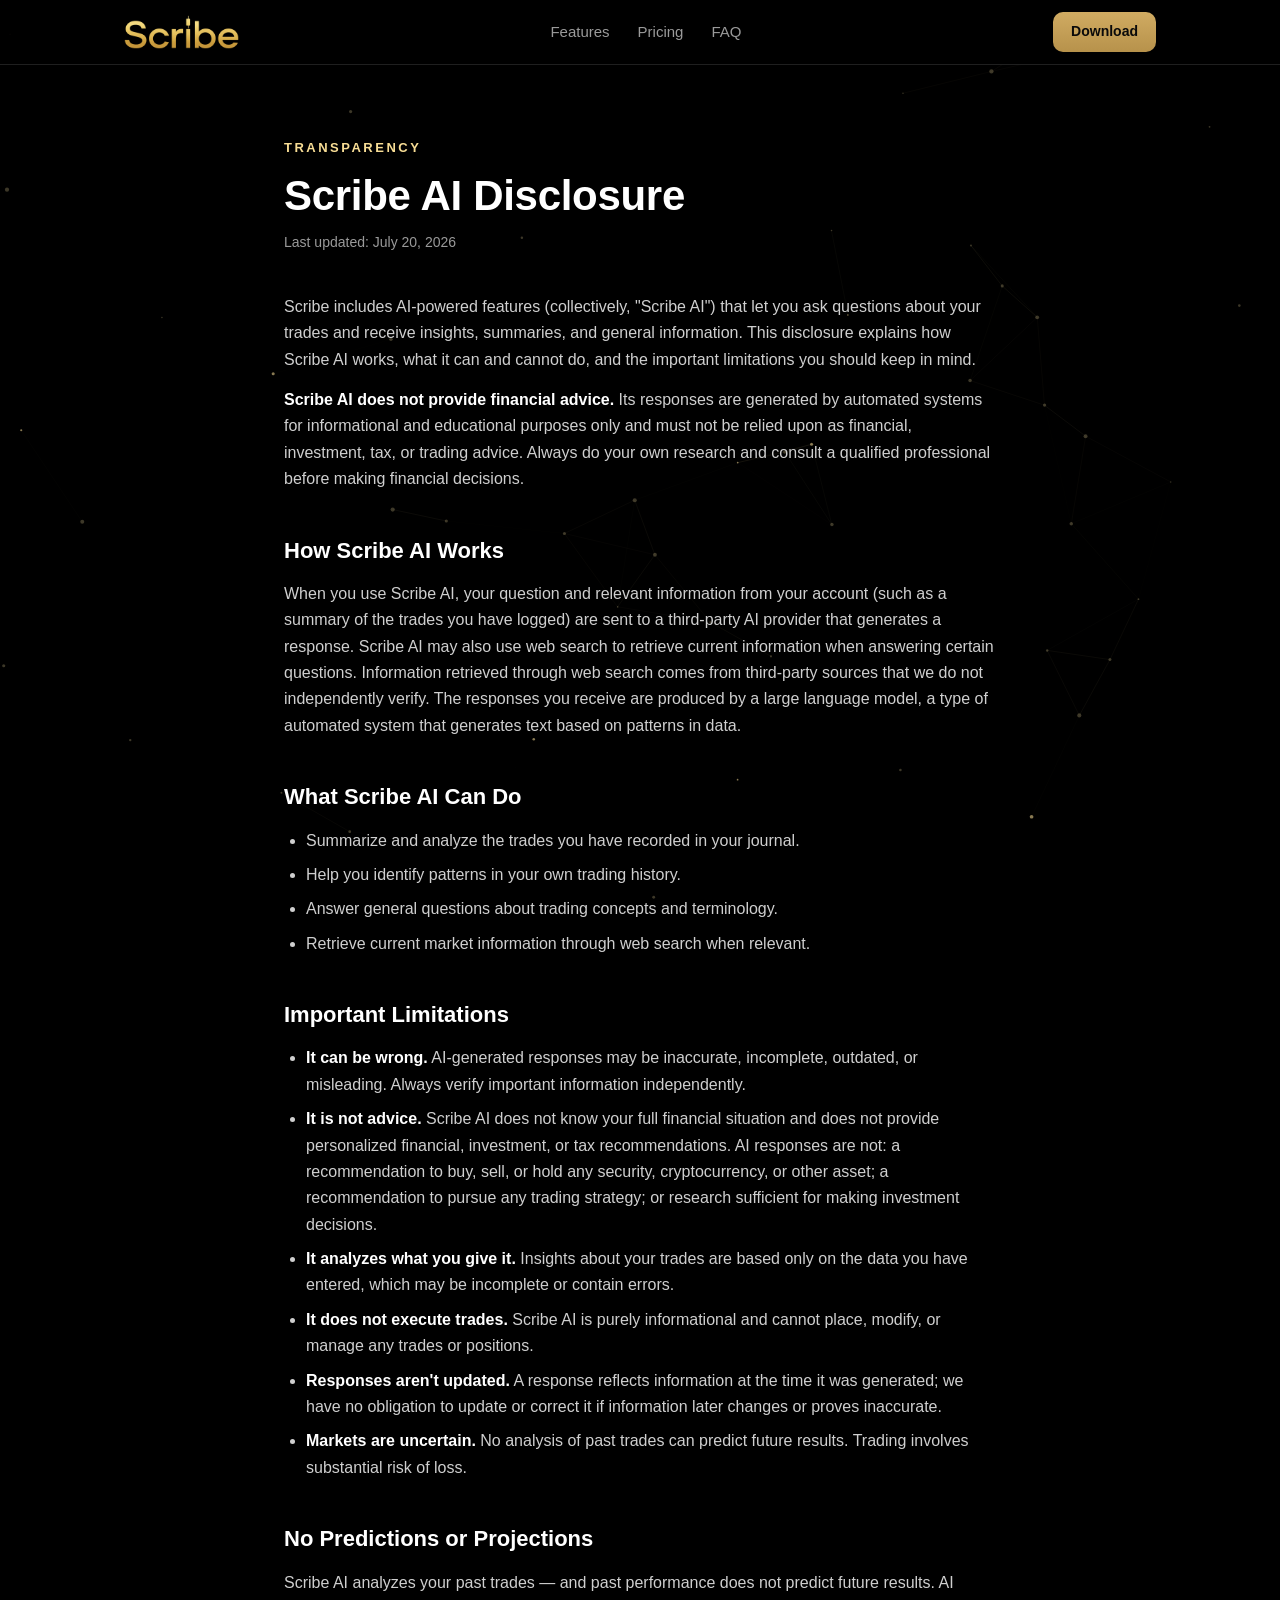
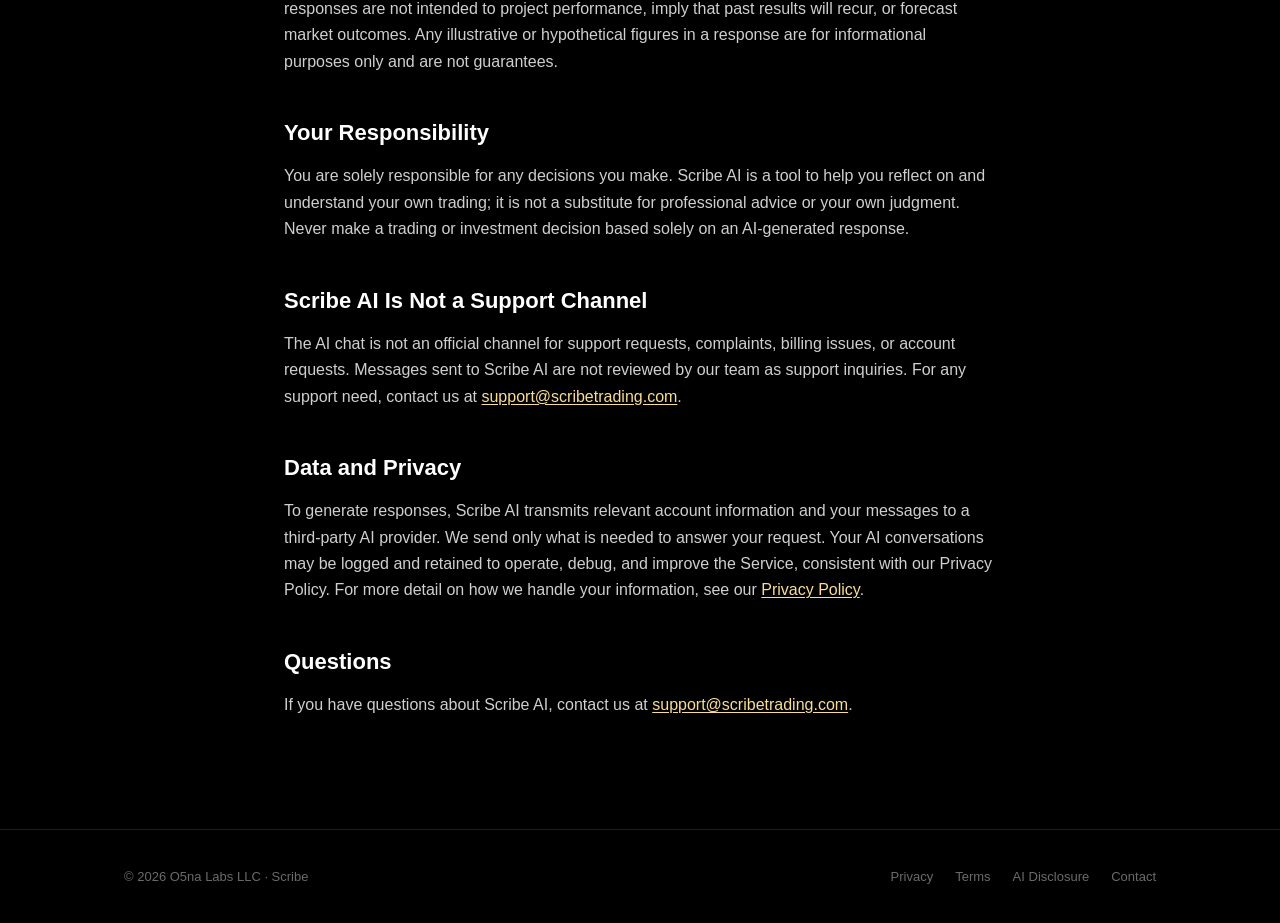
<file: ai-disclosure.html>
<!DOCTYPE html>
<html lang="en">
<head>
<meta charset="utf-8">
<meta name="viewport" content="width=device-width, initial-scale=1.0">
<title>Scribe AI Disclosure</title>
<meta name="description" content="How the Scribe AI feature works, its limitations, and important disclosures.">
<link rel="icon" type="image/png" href="/email-logo.png">
<style>
  :root{--bg:#000;--card:#0A0A0A;--line:rgba(255,255,255,.12);--gold:#CBBA84;--gold-bright:#F8DD95;--text:#fff;--muted:#9a9a9a}
  *{margin:0;padding:0;box-sizing:border-box}
  html{scroll-behavior:smooth}
  body{background:var(--bg);color:var(--text);font-family:-apple-system,BlinkMacSystemFont,"Segoe UI",Roboto,Helvetica,Arial,sans-serif;-webkit-font-smoothing:antialiased;line-height:1.65}
  #bg-net{position:fixed;inset:0;z-index:0;pointer-events:none}
  nav,main,footer{position:relative;z-index:1}
  img{max-width:100%}
  a{color:inherit;text-decoration:none}
  .wrap{max-width:1080px;margin:0 auto;padding:0 24px}
  nav{position:sticky;top:0;z-index:50;background:rgba(0,0,0,.82);backdrop-filter:blur(14px);-webkit-backdrop-filter:blur(14px);border-bottom:1px solid var(--line)}
  .nav-inner{display:flex;align-items:center;justify-content:space-between;height:64px}
  .nav-logo img{height:34px;width:auto;display:block}
  .nav-links{display:flex;gap:28px;align-items:center;font-size:15px;color:var(--muted)}
  .nav-links a:hover{color:#fff}
  .btn{display:inline-block;background:linear-gradient(180deg,#D0AB62,#B7924B);color:#0a0a0a;font-weight:700;border-radius:10px;padding:8px 18px;font-size:14px}
  .btn:hover{opacity:.9}
  main{max-width:760px;margin:0 auto;padding:72px 24px 96px}
  .eyebrow{color:var(--gold-bright);font-size:13px;font-weight:700;letter-spacing:2.5px;text-transform:uppercase;margin-bottom:14px}
  h1{font-size:42px;font-weight:800;letter-spacing:-.3px;line-height:1.15;margin-bottom:10px}
  .updated{color:var(--muted);font-size:14px;margin-bottom:40px}
  h2{font-size:22px;font-weight:700;margin:40px 0 12px}
  h3{font-size:17px;font-weight:700;margin:24px 0 8px;color:#e8e8e8}
  p{color:#cfcfcf;font-size:16px;margin-bottom:14px}
  ul{margin:0 0 16px 22px}
  li{color:#cfcfcf;font-size:16px;margin-bottom:8px}
  strong{color:#fff}
  main a{color:var(--gold-bright);text-decoration:underline;text-underline-offset:2px}
  .email{display:inline-block;background:var(--card);border:1px solid var(--line);border-radius:12px;padding:14px 22px;color:var(--gold-bright);font-size:17px;font-weight:600;margin:6px 0 18px;text-decoration:none}
  footer{border-top:1px solid var(--line);padding:36px 0;color:#6a6a6a;font-size:13px}
  .foot-inner{display:flex;justify-content:space-between;align-items:center;flex-wrap:wrap;gap:14px}
  .foot-links{display:flex;gap:22px}
  .foot-links a:hover{color:#fff}
  @media(max-width:840px){h1{font-size:32px}.nav-links{display:none}main{padding:52px 20px 72px}}
</style>
</head>
<body>

<canvas id="bg-net" aria-hidden="true"></canvas>

<nav>
  <div class="wrap nav-inner">
    <a class="nav-logo" href="/"><img src="/assets/logo-nav.png" alt="Scribe"></a>
    <div class="nav-links">
      <a href="/#features">Features</a>
      <a href="/#pricing">Pricing</a>
      <a href="/#faq">FAQ</a>
    </div>
    <a class="btn" href="TODO_APP_STORE_URL">Download</a>
  </div>
</nav>

<main>
  <div class="eyebrow">Transparency</div>
  <h1>Scribe AI Disclosure</h1>
  <div class="updated">Last updated: July 20, 2026</div>
  <p>Scribe includes AI-powered features (collectively, "Scribe AI") that let you ask questions about your trades and receive insights, summaries, and general information. This disclosure explains how Scribe AI works, what it can and cannot do, and the important limitations you should keep in mind.</p>
  <p><strong>Scribe AI does not provide financial advice.</strong> Its responses are generated by automated systems for informational and educational purposes only and must not be relied upon as financial, investment, tax, or trading advice. Always do your own research and consult a qualified professional before making financial decisions.</p>
  <h2>How Scribe AI Works</h2>
  <p>When you use Scribe AI, your question and relevant information from your account (such as a summary of the trades you have logged) are sent to a third-party AI provider that generates a response. Scribe AI may also use web search to retrieve current information when answering certain questions. Information retrieved through web search comes from third-party sources that we do not independently verify. The responses you receive are produced by a large language model, a type of automated system that generates text based on patterns in data.</p>
  <h2>What Scribe AI Can Do</h2>
  <ul>
    <li>Summarize and analyze the trades you have recorded in your journal.</li>
    <li>Help you identify patterns in your own trading history.</li>
    <li>Answer general questions about trading concepts and terminology.</li>
    <li>Retrieve current market information through web search when relevant.</li>
  </ul>
  <h2>Important Limitations</h2>
  <ul>
    <li><strong>It can be wrong.</strong> AI-generated responses may be inaccurate, incomplete, outdated, or misleading. Always verify important information independently.</li>
    <li><strong>It is not advice.</strong> Scribe AI does not know your full financial situation and does not provide personalized financial, investment, or tax recommendations. AI responses are not: a recommendation to buy, sell, or hold any security, cryptocurrency, or other asset; a recommendation to pursue any trading strategy; or research sufficient for making investment decisions.</li>
    <li><strong>It analyzes what you give it.</strong> Insights about your trades are based only on the data you have entered, which may be incomplete or contain errors.</li>
    <li><strong>It does not execute trades.</strong> Scribe AI is purely informational and cannot place, modify, or manage any trades or positions.</li>
    <li><strong>Responses aren't updated.</strong> A response reflects information at the time it was generated; we have no obligation to update or correct it if information later changes or proves inaccurate.</li>
    <li><strong>Markets are uncertain.</strong> No analysis of past trades can predict future results. Trading involves substantial risk of loss.</li>
  </ul>
  <h2>No Predictions or Projections</h2>
  <p>Scribe AI analyzes your past trades &mdash; and past performance does not predict future results. AI responses are not intended to project performance, imply that past results will recur, or forecast market outcomes. Any illustrative or hypothetical figures in a response are for informational purposes only and are not guarantees.</p>
  <h2>Your Responsibility</h2>
  <p>You are solely responsible for any decisions you make. Scribe AI is a tool to help you reflect on and understand your own trading; it is not a substitute for professional advice or your own judgment. Never make a trading or investment decision based solely on an AI-generated response.</p>
  <h2>Scribe AI Is Not a Support Channel</h2>
  <p>The AI chat is not an official channel for support requests, complaints, billing issues, or account requests. Messages sent to Scribe AI are not reviewed by our team as support inquiries. For any support need, contact us at <a href="mailto:support@scribetrading.com">support@scribetrading.com</a>.</p>
  <h2>Data and Privacy</h2>
  <p>To generate responses, Scribe AI transmits relevant account information and your messages to a third-party AI provider. We send only what is needed to answer your request. Your AI conversations may be logged and retained to operate, debug, and improve the Service, consistent with our Privacy Policy. For more detail on how we handle your information, see our <a href="/privacy.html">Privacy Policy</a>.</p>
  <h2>Questions</h2>
  <p>If you have questions about Scribe AI, contact us at <a href="mailto:support@scribetrading.com">support@scribetrading.com</a>.</p>

</main>

<footer>
  <div class="wrap foot-inner">
    <div>© 2026 O5na Labs LLC · Scribe</div>
    <div class="foot-links">
      <a href="/privacy.html">Privacy</a>
      <a href="/terms.html">Terms</a>
      <a href="/ai-disclosure.html">AI Disclosure</a>
      <a href="/contact.html">Contact</a>
    </div>
  </div>
</footer>

<script>
(function(){
  var canvas=document.getElementById('bg-net');if(!canvas)return;
  var ctx=canvas.getContext('2d');
  var reduced=window.matchMedia('(prefers-reduced-motion: reduce)').matches;
  var dpr=Math.min(window.devicePixelRatio||1,2);var W,H,pts=[];var LINK=130;var mouse={x:-9999,y:-9999};
  function resize(){W=window.innerWidth;H=window.innerHeight;canvas.width=W*dpr;canvas.height=H*dpr;canvas.style.width=W+'px';canvas.style.height=H+'px';ctx.setTransform(dpr,0,0,dpr,0,0);
    var t=Math.min(90,Math.floor(W*H/22000));pts=[];
    for(var i=0;i<t;i++){pts.push({x:Math.random()*W,y:Math.random()*H,vx:(Math.random()-.5)*.22,vy:(Math.random()-.5)*.22,r:Math.random()*1.6+.6,b:Math.random()<.18});}}
  function step(){ctx.clearRect(0,0,W,H);
    for(var i=0;i<pts.length;i++){var a=pts[i];for(var j=i+1;j<pts.length;j++){var b=pts[j];var dx=a.x-b.x,dy=a.y-b.y,d2=dx*dx+dy*dy;
      if(d2<LINK*LINK){var al=(1-Math.sqrt(d2)/LINK)*.10;ctx.strokeStyle='rgba(203,186,132,'+al.toFixed(3)+')';ctx.lineWidth=1;ctx.beginPath();ctx.moveTo(a.x,a.y);ctx.lineTo(b.x,b.y);ctx.stroke();}}}
    for(var k=0;k<pts.length;k++){var p=pts[k];p.x+=p.vx;p.y+=p.vy;
      var mdx=p.x-mouse.x,mdy=p.y-mouse.y,md2=mdx*mdx+mdy*mdy;
      if(md2<16000){var f=(16000-md2)/16000*.35;p.x+=(mdx/Math.sqrt(md2||1))*f;p.y+=(mdy/Math.sqrt(md2||1))*f;}
      if(p.x<-10)p.x=W+10;if(p.x>W+10)p.x=-10;if(p.y<-10)p.y=H+10;if(p.y>H+10)p.y=-10;
      ctx.fillStyle=p.b?'rgba(248,221,149,0.55)':'rgba(203,186,132,0.30)';ctx.beginPath();ctx.arc(p.x,p.y,p.r,0,Math.PI*2);ctx.fill();}
    if(!reduced)requestAnimationFrame(step);}
  window.addEventListener('resize',function(){resize();if(reduced)step();});
  window.addEventListener('mousemove',function(e){mouse.x=e.clientX;mouse.y=e.clientY;});
  document.addEventListener('visibilitychange',function(){if(!document.hidden&&!reduced)requestAnimationFrame(step);});
  resize();step();
})();
</script>

</body>
</html>
</file>
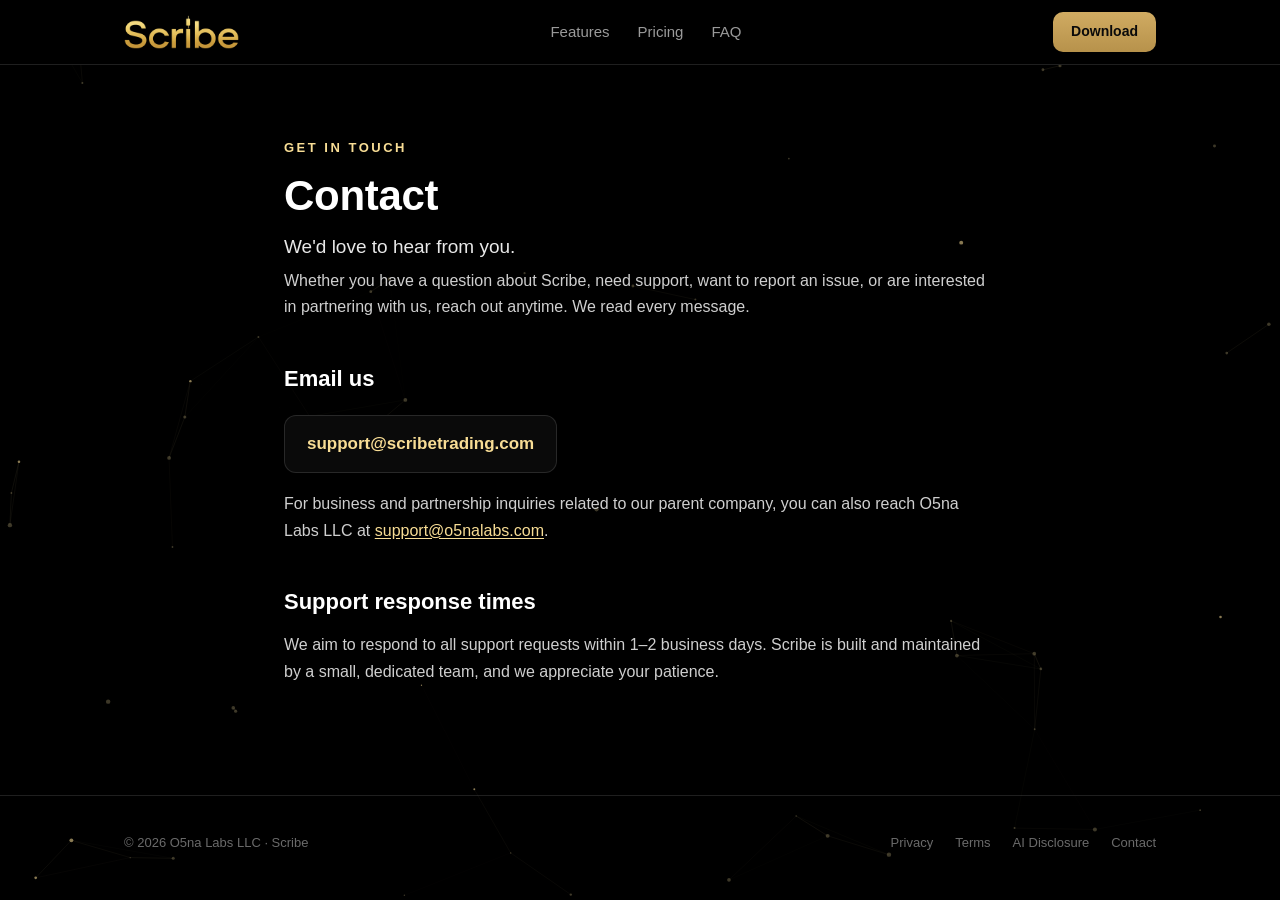
<file: contact.html>
<!DOCTYPE html>
<html lang="en">
<head>
<meta charset="utf-8">
<meta name="viewport" content="width=device-width, initial-scale=1.0">
<title>Contact — Scribe</title>
<meta name="description" content="Get in touch with the Scribe team for support, questions, or partnership inquiries.">
<link rel="icon" type="image/png" href="/email-logo.png">
<style>
  :root{--bg:#000;--card:#0A0A0A;--line:rgba(255,255,255,.12);--gold:#CBBA84;--gold-bright:#F8DD95;--text:#fff;--muted:#9a9a9a}
  *{margin:0;padding:0;box-sizing:border-box}
  html{scroll-behavior:smooth}
  body{background:var(--bg);color:var(--text);font-family:-apple-system,BlinkMacSystemFont,"Segoe UI",Roboto,Helvetica,Arial,sans-serif;-webkit-font-smoothing:antialiased;line-height:1.65}
  #bg-net{position:fixed;inset:0;z-index:0;pointer-events:none}
  nav,main,footer{position:relative;z-index:1}
  img{max-width:100%}
  a{color:inherit;text-decoration:none}
  .wrap{max-width:1080px;margin:0 auto;padding:0 24px}
  nav{position:sticky;top:0;z-index:50;background:rgba(0,0,0,.82);backdrop-filter:blur(14px);-webkit-backdrop-filter:blur(14px);border-bottom:1px solid var(--line)}
  .nav-inner{display:flex;align-items:center;justify-content:space-between;height:64px}
  .nav-logo img{height:34px;width:auto;display:block}
  .nav-links{display:flex;gap:28px;align-items:center;font-size:15px;color:var(--muted)}
  .nav-links a:hover{color:#fff}
  .btn{display:inline-block;background:linear-gradient(180deg,#D0AB62,#B7924B);color:#0a0a0a;font-weight:700;border-radius:10px;padding:8px 18px;font-size:14px}
  .btn:hover{opacity:.9}
  main{max-width:760px;margin:0 auto;padding:72px 24px 96px}
  .eyebrow{color:var(--gold-bright);font-size:13px;font-weight:700;letter-spacing:2.5px;text-transform:uppercase;margin-bottom:14px}
  h1{font-size:42px;font-weight:800;letter-spacing:-.3px;line-height:1.15;margin-bottom:10px}
  .updated{color:var(--muted);font-size:14px;margin-bottom:40px}
  h2{font-size:22px;font-weight:700;margin:40px 0 12px}
  h3{font-size:17px;font-weight:700;margin:24px 0 8px;color:#e8e8e8}
  p{color:#cfcfcf;font-size:16px;margin-bottom:14px}
  ul{margin:0 0 16px 22px}
  li{color:#cfcfcf;font-size:16px;margin-bottom:8px}
  strong{color:#fff}
  main a{color:var(--gold-bright);text-decoration:underline;text-underline-offset:2px}
  .email{display:inline-block;background:var(--card);border:1px solid var(--line);border-radius:12px;padding:14px 22px;color:var(--gold-bright);font-size:17px;font-weight:600;margin:6px 0 18px;text-decoration:none}
  footer{border-top:1px solid var(--line);padding:36px 0;color:#6a6a6a;font-size:13px}
  .foot-inner{display:flex;justify-content:space-between;align-items:center;flex-wrap:wrap;gap:14px}
  .foot-links{display:flex;gap:22px}
  .foot-links a:hover{color:#fff}
  @media(max-width:840px){h1{font-size:32px}.nav-links{display:none}main{padding:52px 20px 72px}}
</style>
</head>
<body>

<canvas id="bg-net" aria-hidden="true"></canvas>

<nav>
  <div class="wrap nav-inner">
    <a class="nav-logo" href="/"><img src="/assets/logo-nav.png" alt="Scribe"></a>
    <div class="nav-links">
      <a href="/#features">Features</a>
      <a href="/#pricing">Pricing</a>
      <a href="/#faq">FAQ</a>
    </div>
    <a class="btn" href="TODO_APP_STORE_URL">Download</a>
  </div>
</nav>

<main>
  <div class="eyebrow">Get in touch</div>
  <h1>Contact</h1>
  <p style="font-size:19px;color:#e8e8e8;margin-bottom:6px">We'd love to hear from you.</p>
  <p>Whether you have a question about Scribe, need support, want to report an issue, or are interested in partnering with us, reach out anytime. We read every message.</p>
  <h2>Email us</h2>
  <a class="email" href="mailto:support@scribetrading.com">support@scribetrading.com</a>
  <p>For business and partnership inquiries related to our parent company, you can also reach O5na Labs LLC at <a href="mailto:support@o5nalabs.com">support@o5nalabs.com</a>.</p>
  <h2>Support response times</h2>
  <p>We aim to respond to all support requests within 1&ndash;2 business days. Scribe is built and maintained by a small, dedicated team, and we appreciate your patience.</p>

</main>

<footer>
  <div class="wrap foot-inner">
    <div>© 2026 O5na Labs LLC · Scribe</div>
    <div class="foot-links">
      <a href="/privacy.html">Privacy</a>
      <a href="/terms.html">Terms</a>
      <a href="/ai-disclosure.html">AI Disclosure</a>
      <a href="/contact.html">Contact</a>
    </div>
  </div>
</footer>

<script>
(function(){
  var canvas=document.getElementById('bg-net');if(!canvas)return;
  var ctx=canvas.getContext('2d');
  var reduced=window.matchMedia('(prefers-reduced-motion: reduce)').matches;
  var dpr=Math.min(window.devicePixelRatio||1,2);var W,H,pts=[];var LINK=130;var mouse={x:-9999,y:-9999};
  function resize(){W=window.innerWidth;H=window.innerHeight;canvas.width=W*dpr;canvas.height=H*dpr;canvas.style.width=W+'px';canvas.style.height=H+'px';ctx.setTransform(dpr,0,0,dpr,0,0);
    var t=Math.min(90,Math.floor(W*H/22000));pts=[];
    for(var i=0;i<t;i++){pts.push({x:Math.random()*W,y:Math.random()*H,vx:(Math.random()-.5)*.22,vy:(Math.random()-.5)*.22,r:Math.random()*1.6+.6,b:Math.random()<.18});}}
  function step(){ctx.clearRect(0,0,W,H);
    for(var i=0;i<pts.length;i++){var a=pts[i];for(var j=i+1;j<pts.length;j++){var b=pts[j];var dx=a.x-b.x,dy=a.y-b.y,d2=dx*dx+dy*dy;
      if(d2<LINK*LINK){var al=(1-Math.sqrt(d2)/LINK)*.10;ctx.strokeStyle='rgba(203,186,132,'+al.toFixed(3)+')';ctx.lineWidth=1;ctx.beginPath();ctx.moveTo(a.x,a.y);ctx.lineTo(b.x,b.y);ctx.stroke();}}}
    for(var k=0;k<pts.length;k++){var p=pts[k];p.x+=p.vx;p.y+=p.vy;
      var mdx=p.x-mouse.x,mdy=p.y-mouse.y,md2=mdx*mdx+mdy*mdy;
      if(md2<16000){var f=(16000-md2)/16000*.35;p.x+=(mdx/Math.sqrt(md2||1))*f;p.y+=(mdy/Math.sqrt(md2||1))*f;}
      if(p.x<-10)p.x=W+10;if(p.x>W+10)p.x=-10;if(p.y<-10)p.y=H+10;if(p.y>H+10)p.y=-10;
      ctx.fillStyle=p.b?'rgba(248,221,149,0.55)':'rgba(203,186,132,0.30)';ctx.beginPath();ctx.arc(p.x,p.y,p.r,0,Math.PI*2);ctx.fill();}
    if(!reduced)requestAnimationFrame(step);}
  window.addEventListener('resize',function(){resize();if(reduced)step();});
  window.addEventListener('mousemove',function(e){mouse.x=e.clientX;mouse.y=e.clientY;});
  document.addEventListener('visibilitychange',function(){if(!document.hidden&&!reduced)requestAnimationFrame(step);});
  resize();step();
})();
</script>

</body>
</html>
</file>
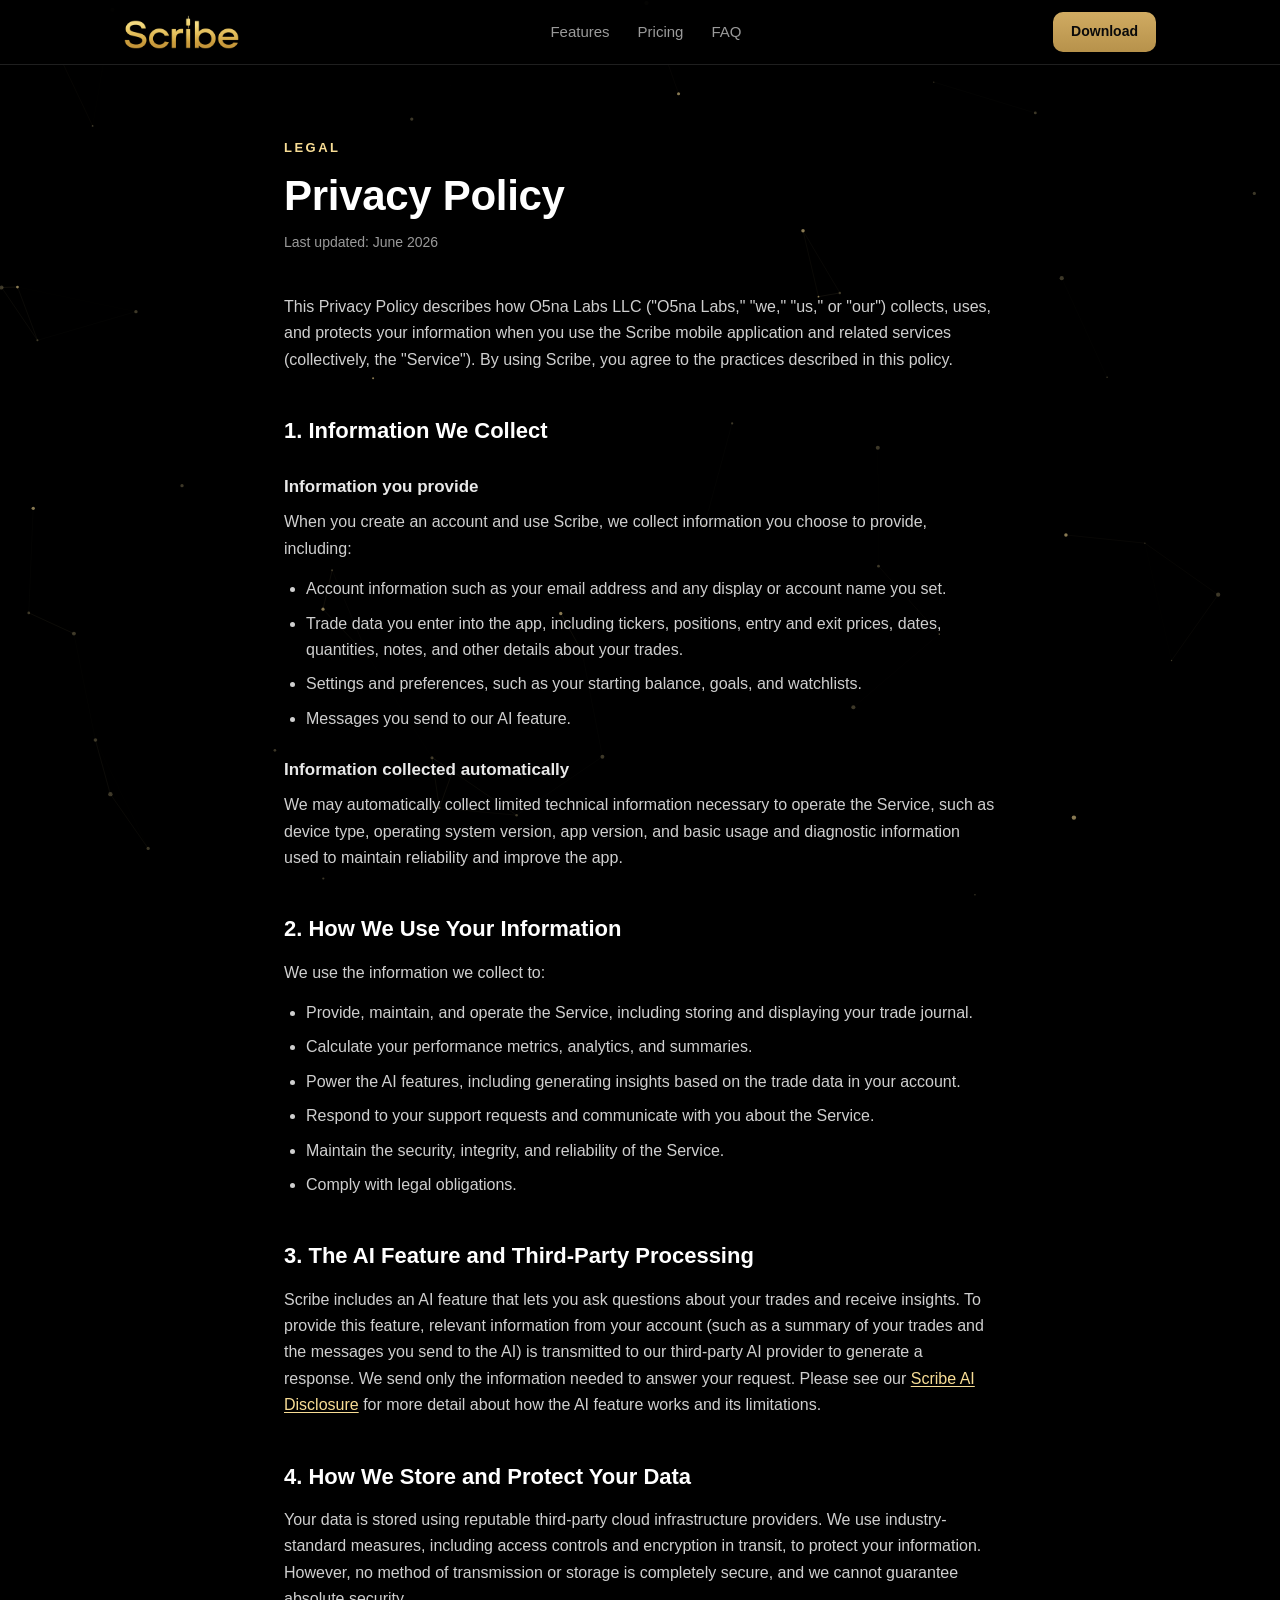
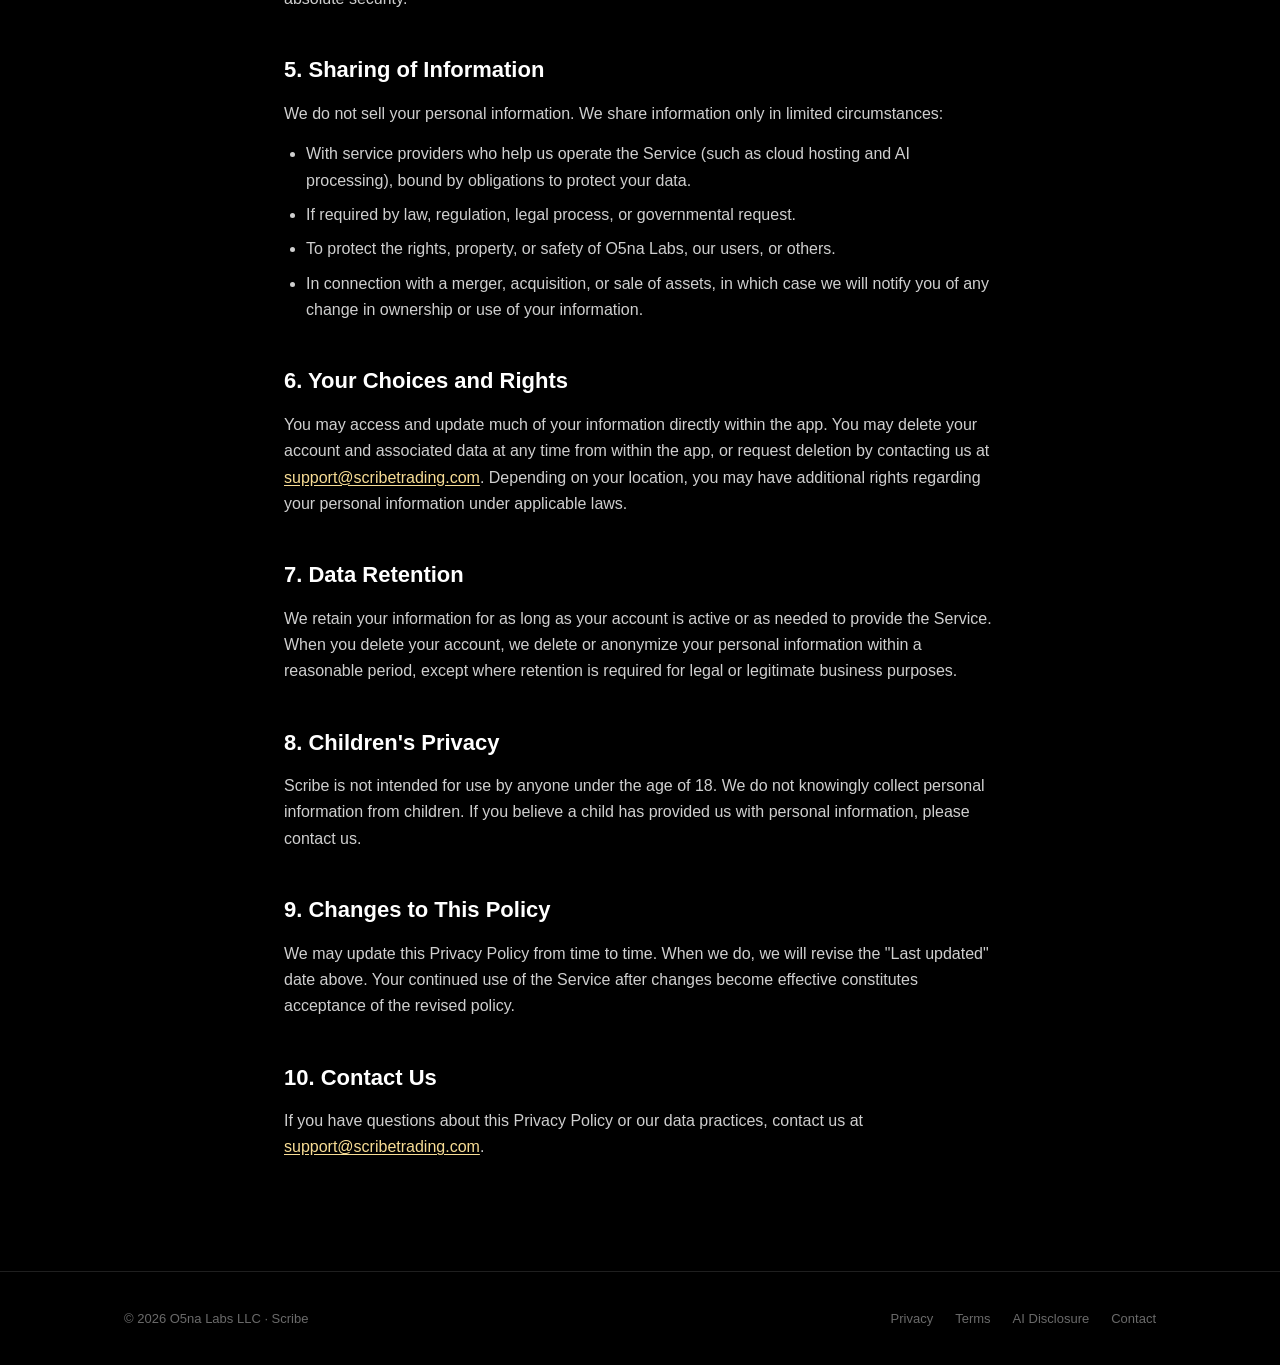
<file: privacy.html>
<!DOCTYPE html>
<html lang="en">
<head>
<meta charset="utf-8">
<meta name="viewport" content="width=device-width, initial-scale=1.0">
<title>Privacy Policy — Scribe</title>
<meta name="description" content="How Scribe and O5na Labs LLC collect, use, and protect your information.">
<link rel="icon" type="image/png" href="/email-logo.png">
<style>
  :root{--bg:#000;--card:#0A0A0A;--line:rgba(255,255,255,.12);--gold:#CBBA84;--gold-bright:#F8DD95;--text:#fff;--muted:#9a9a9a}
  *{margin:0;padding:0;box-sizing:border-box}
  html{scroll-behavior:smooth}
  body{background:var(--bg);color:var(--text);font-family:-apple-system,BlinkMacSystemFont,"Segoe UI",Roboto,Helvetica,Arial,sans-serif;-webkit-font-smoothing:antialiased;line-height:1.65}
  #bg-net{position:fixed;inset:0;z-index:0;pointer-events:none}
  nav,main,footer{position:relative;z-index:1}
  img{max-width:100%}
  a{color:inherit;text-decoration:none}
  .wrap{max-width:1080px;margin:0 auto;padding:0 24px}
  nav{position:sticky;top:0;z-index:50;background:rgba(0,0,0,.82);backdrop-filter:blur(14px);-webkit-backdrop-filter:blur(14px);border-bottom:1px solid var(--line)}
  .nav-inner{display:flex;align-items:center;justify-content:space-between;height:64px}
  .nav-logo img{height:34px;width:auto;display:block}
  .nav-links{display:flex;gap:28px;align-items:center;font-size:15px;color:var(--muted)}
  .nav-links a:hover{color:#fff}
  .btn{display:inline-block;background:linear-gradient(180deg,#D0AB62,#B7924B);color:#0a0a0a;font-weight:700;border-radius:10px;padding:8px 18px;font-size:14px}
  .btn:hover{opacity:.9}
  main{max-width:760px;margin:0 auto;padding:72px 24px 96px}
  .eyebrow{color:var(--gold-bright);font-size:13px;font-weight:700;letter-spacing:2.5px;text-transform:uppercase;margin-bottom:14px}
  h1{font-size:42px;font-weight:800;letter-spacing:-.3px;line-height:1.15;margin-bottom:10px}
  .updated{color:var(--muted);font-size:14px;margin-bottom:40px}
  h2{font-size:22px;font-weight:700;margin:40px 0 12px}
  h3{font-size:17px;font-weight:700;margin:24px 0 8px;color:#e8e8e8}
  p{color:#cfcfcf;font-size:16px;margin-bottom:14px}
  ul{margin:0 0 16px 22px}
  li{color:#cfcfcf;font-size:16px;margin-bottom:8px}
  strong{color:#fff}
  main a{color:var(--gold-bright);text-decoration:underline;text-underline-offset:2px}
  .email{display:inline-block;background:var(--card);border:1px solid var(--line);border-radius:12px;padding:14px 22px;color:var(--gold-bright);font-size:17px;font-weight:600;margin:6px 0 18px;text-decoration:none}
  footer{border-top:1px solid var(--line);padding:36px 0;color:#6a6a6a;font-size:13px}
  .foot-inner{display:flex;justify-content:space-between;align-items:center;flex-wrap:wrap;gap:14px}
  .foot-links{display:flex;gap:22px}
  .foot-links a:hover{color:#fff}
  @media(max-width:840px){h1{font-size:32px}.nav-links{display:none}main{padding:52px 20px 72px}}
</style>
</head>
<body>

<canvas id="bg-net" aria-hidden="true"></canvas>

<nav>
  <div class="wrap nav-inner">
    <a class="nav-logo" href="/"><img src="/assets/logo-nav.png" alt="Scribe"></a>
    <div class="nav-links">
      <a href="/#features">Features</a>
      <a href="/#pricing">Pricing</a>
      <a href="/#faq">FAQ</a>
    </div>
    <a class="btn" href="TODO_APP_STORE_URL">Download</a>
  </div>
</nav>

<main>
  <div class="eyebrow">Legal</div>
  <h1>Privacy Policy</h1>
  <div class="updated">Last updated: June 2026</div>
  <p>This Privacy Policy describes how O5na Labs LLC ("O5na Labs," "we," "us," or "our") collects, uses, and protects your information when you use the Scribe mobile application and related services (collectively, the "Service"). By using Scribe, you agree to the practices described in this policy.</p>
  <h2>1. Information We Collect</h2>
  <h3>Information you provide</h3>
  <p>When you create an account and use Scribe, we collect information you choose to provide, including:</p>
  <ul>
    <li>Account information such as your email address and any display or account name you set.</li>
    <li>Trade data you enter into the app, including tickers, positions, entry and exit prices, dates, quantities, notes, and other details about your trades.</li>
    <li>Settings and preferences, such as your starting balance, goals, and watchlists.</li>
    <li>Messages you send to our AI feature.</li>
  </ul>
  <h3>Information collected automatically</h3>
  <p>We may automatically collect limited technical information necessary to operate the Service, such as device type, operating system version, app version, and basic usage and diagnostic information used to maintain reliability and improve the app.</p>
  <h2>2. How We Use Your Information</h2>
  <p>We use the information we collect to:</p>
  <ul>
    <li>Provide, maintain, and operate the Service, including storing and displaying your trade journal.</li>
    <li>Calculate your performance metrics, analytics, and summaries.</li>
    <li>Power the AI features, including generating insights based on the trade data in your account.</li>
    <li>Respond to your support requests and communicate with you about the Service.</li>
    <li>Maintain the security, integrity, and reliability of the Service.</li>
    <li>Comply with legal obligations.</li>
  </ul>
  <h2>3. The AI Feature and Third-Party Processing</h2>
  <p>Scribe includes an AI feature that lets you ask questions about your trades and receive insights. To provide this feature, relevant information from your account (such as a summary of your trades and the messages you send to the AI) is transmitted to our third-party AI provider to generate a response. We send only the information needed to answer your request. Please see our <a href="/ai-disclosure.html">Scribe AI Disclosure</a> for more detail about how the AI feature works and its limitations.</p>
  <h2>4. How We Store and Protect Your Data</h2>
  <p>Your data is stored using reputable third-party cloud infrastructure providers. We use industry-standard measures, including access controls and encryption in transit, to protect your information. However, no method of transmission or storage is completely secure, and we cannot guarantee absolute security.</p>
  <h2>5. Sharing of Information</h2>
  <p>We do not sell your personal information. We share information only in limited circumstances:</p>
  <ul>
    <li>With service providers who help us operate the Service (such as cloud hosting and AI processing), bound by obligations to protect your data.</li>
    <li>If required by law, regulation, legal process, or governmental request.</li>
    <li>To protect the rights, property, or safety of O5na Labs, our users, or others.</li>
    <li>In connection with a merger, acquisition, or sale of assets, in which case we will notify you of any change in ownership or use of your information.</li>
  </ul>
  <h2>6. Your Choices and Rights</h2>
  <p>You may access and update much of your information directly within the app. You may delete your account and associated data at any time from within the app, or request deletion by contacting us at <a href="mailto:support@scribetrading.com">support@scribetrading.com</a>. Depending on your location, you may have additional rights regarding your personal information under applicable laws.</p>
  <h2>7. Data Retention</h2>
  <p>We retain your information for as long as your account is active or as needed to provide the Service. When you delete your account, we delete or anonymize your personal information within a reasonable period, except where retention is required for legal or legitimate business purposes.</p>
  <h2>8. Children's Privacy</h2>
  <p>Scribe is not intended for use by anyone under the age of 18. We do not knowingly collect personal information from children. If you believe a child has provided us with personal information, please contact us.</p>
  <h2>9. Changes to This Policy</h2>
  <p>We may update this Privacy Policy from time to time. When we do, we will revise the "Last updated" date above. Your continued use of the Service after changes become effective constitutes acceptance of the revised policy.</p>
  <h2>10. Contact Us</h2>
  <p>If you have questions about this Privacy Policy or our data practices, contact us at <a href="mailto:support@scribetrading.com">support@scribetrading.com</a>.</p>

</main>

<footer>
  <div class="wrap foot-inner">
    <div>© 2026 O5na Labs LLC · Scribe</div>
    <div class="foot-links">
      <a href="/privacy.html">Privacy</a>
      <a href="/terms.html">Terms</a>
      <a href="/ai-disclosure.html">AI Disclosure</a>
      <a href="/contact.html">Contact</a>
    </div>
  </div>
</footer>

<script>
(function(){
  var canvas=document.getElementById('bg-net');if(!canvas)return;
  var ctx=canvas.getContext('2d');
  var reduced=window.matchMedia('(prefers-reduced-motion: reduce)').matches;
  var dpr=Math.min(window.devicePixelRatio||1,2);var W,H,pts=[];var LINK=130;var mouse={x:-9999,y:-9999};
  function resize(){W=window.innerWidth;H=window.innerHeight;canvas.width=W*dpr;canvas.height=H*dpr;canvas.style.width=W+'px';canvas.style.height=H+'px';ctx.setTransform(dpr,0,0,dpr,0,0);
    var t=Math.min(90,Math.floor(W*H/22000));pts=[];
    for(var i=0;i<t;i++){pts.push({x:Math.random()*W,y:Math.random()*H,vx:(Math.random()-.5)*.22,vy:(Math.random()-.5)*.22,r:Math.random()*1.6+.6,b:Math.random()<.18});}}
  function step(){ctx.clearRect(0,0,W,H);
    for(var i=0;i<pts.length;i++){var a=pts[i];for(var j=i+1;j<pts.length;j++){var b=pts[j];var dx=a.x-b.x,dy=a.y-b.y,d2=dx*dx+dy*dy;
      if(d2<LINK*LINK){var al=(1-Math.sqrt(d2)/LINK)*.10;ctx.strokeStyle='rgba(203,186,132,'+al.toFixed(3)+')';ctx.lineWidth=1;ctx.beginPath();ctx.moveTo(a.x,a.y);ctx.lineTo(b.x,b.y);ctx.stroke();}}}
    for(var k=0;k<pts.length;k++){var p=pts[k];p.x+=p.vx;p.y+=p.vy;
      var mdx=p.x-mouse.x,mdy=p.y-mouse.y,md2=mdx*mdx+mdy*mdy;
      if(md2<16000){var f=(16000-md2)/16000*.35;p.x+=(mdx/Math.sqrt(md2||1))*f;p.y+=(mdy/Math.sqrt(md2||1))*f;}
      if(p.x<-10)p.x=W+10;if(p.x>W+10)p.x=-10;if(p.y<-10)p.y=H+10;if(p.y>H+10)p.y=-10;
      ctx.fillStyle=p.b?'rgba(248,221,149,0.55)':'rgba(203,186,132,0.30)';ctx.beginPath();ctx.arc(p.x,p.y,p.r,0,Math.PI*2);ctx.fill();}
    if(!reduced)requestAnimationFrame(step);}
  window.addEventListener('resize',function(){resize();if(reduced)step();});
  window.addEventListener('mousemove',function(e){mouse.x=e.clientX;mouse.y=e.clientY;});
  document.addEventListener('visibilitychange',function(){if(!document.hidden&&!reduced)requestAnimationFrame(step);});
  resize();step();
})();
</script>

</body>
</html>
</file>
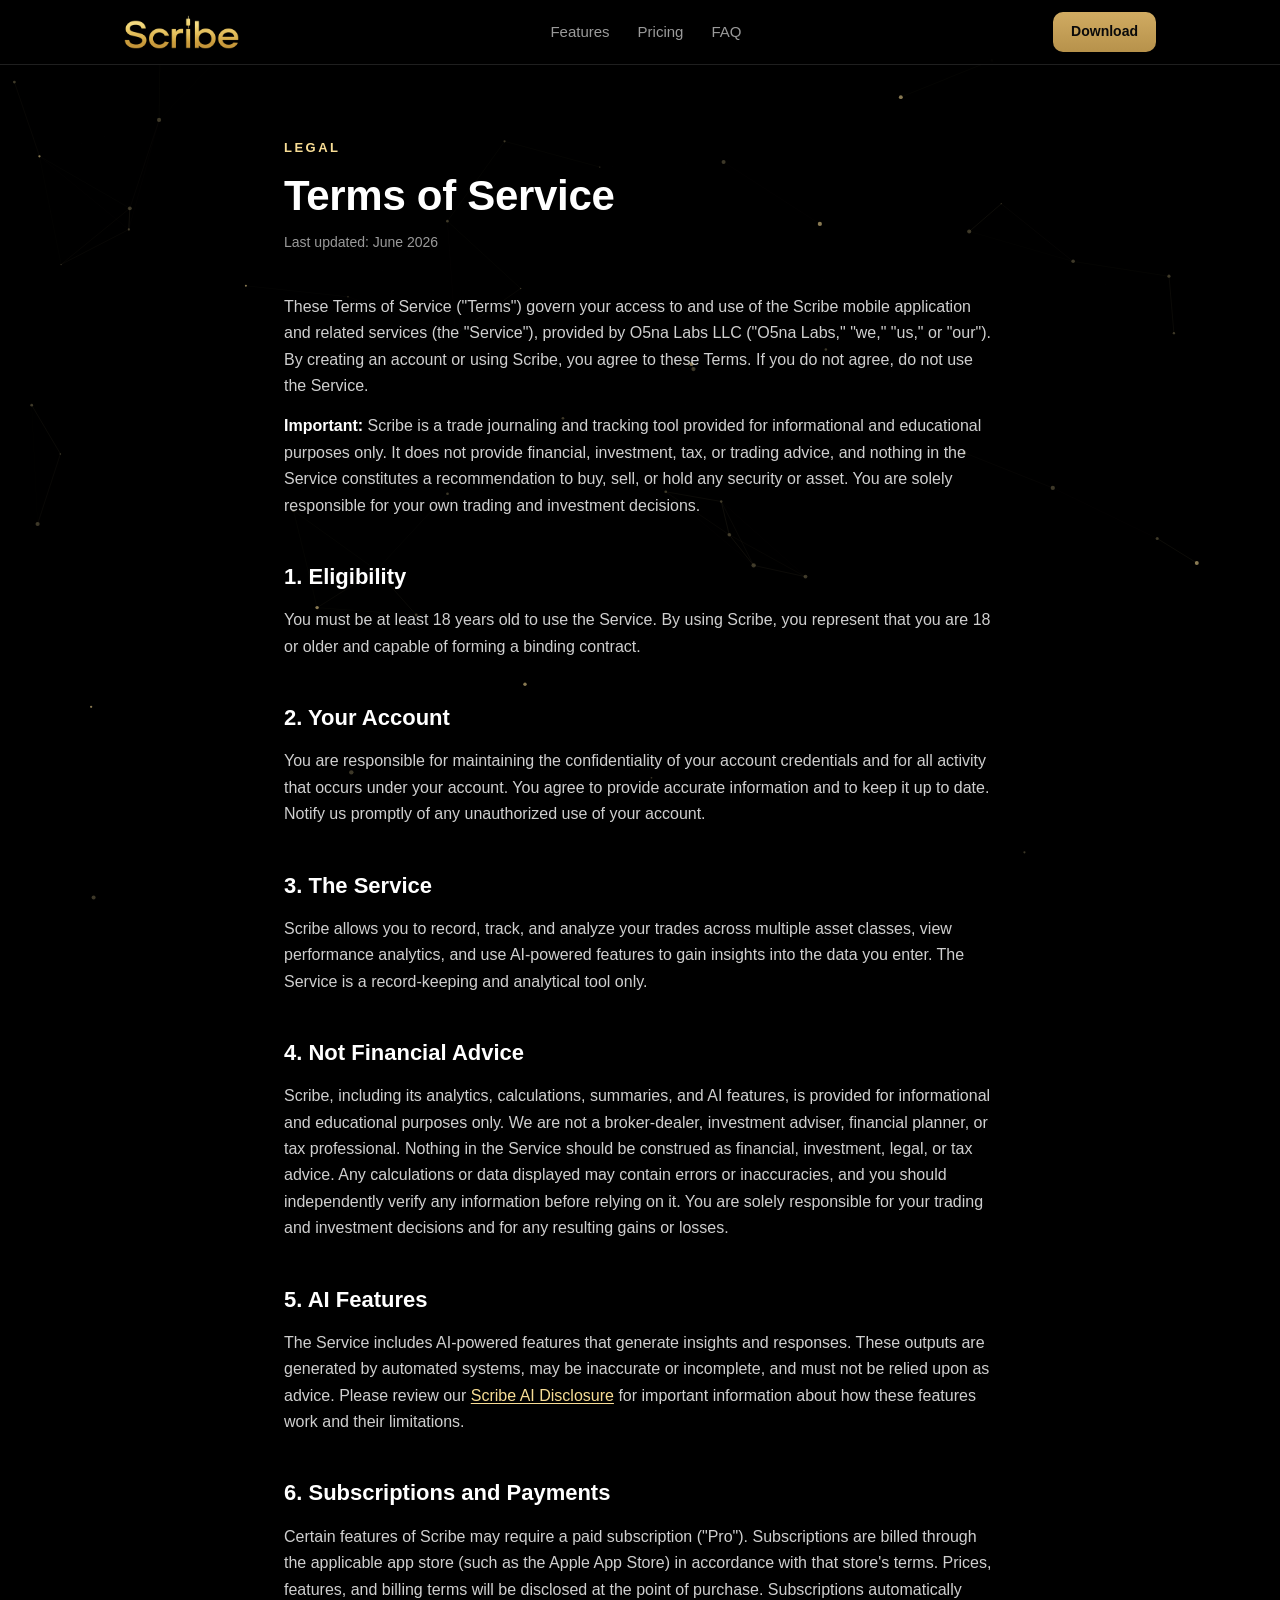
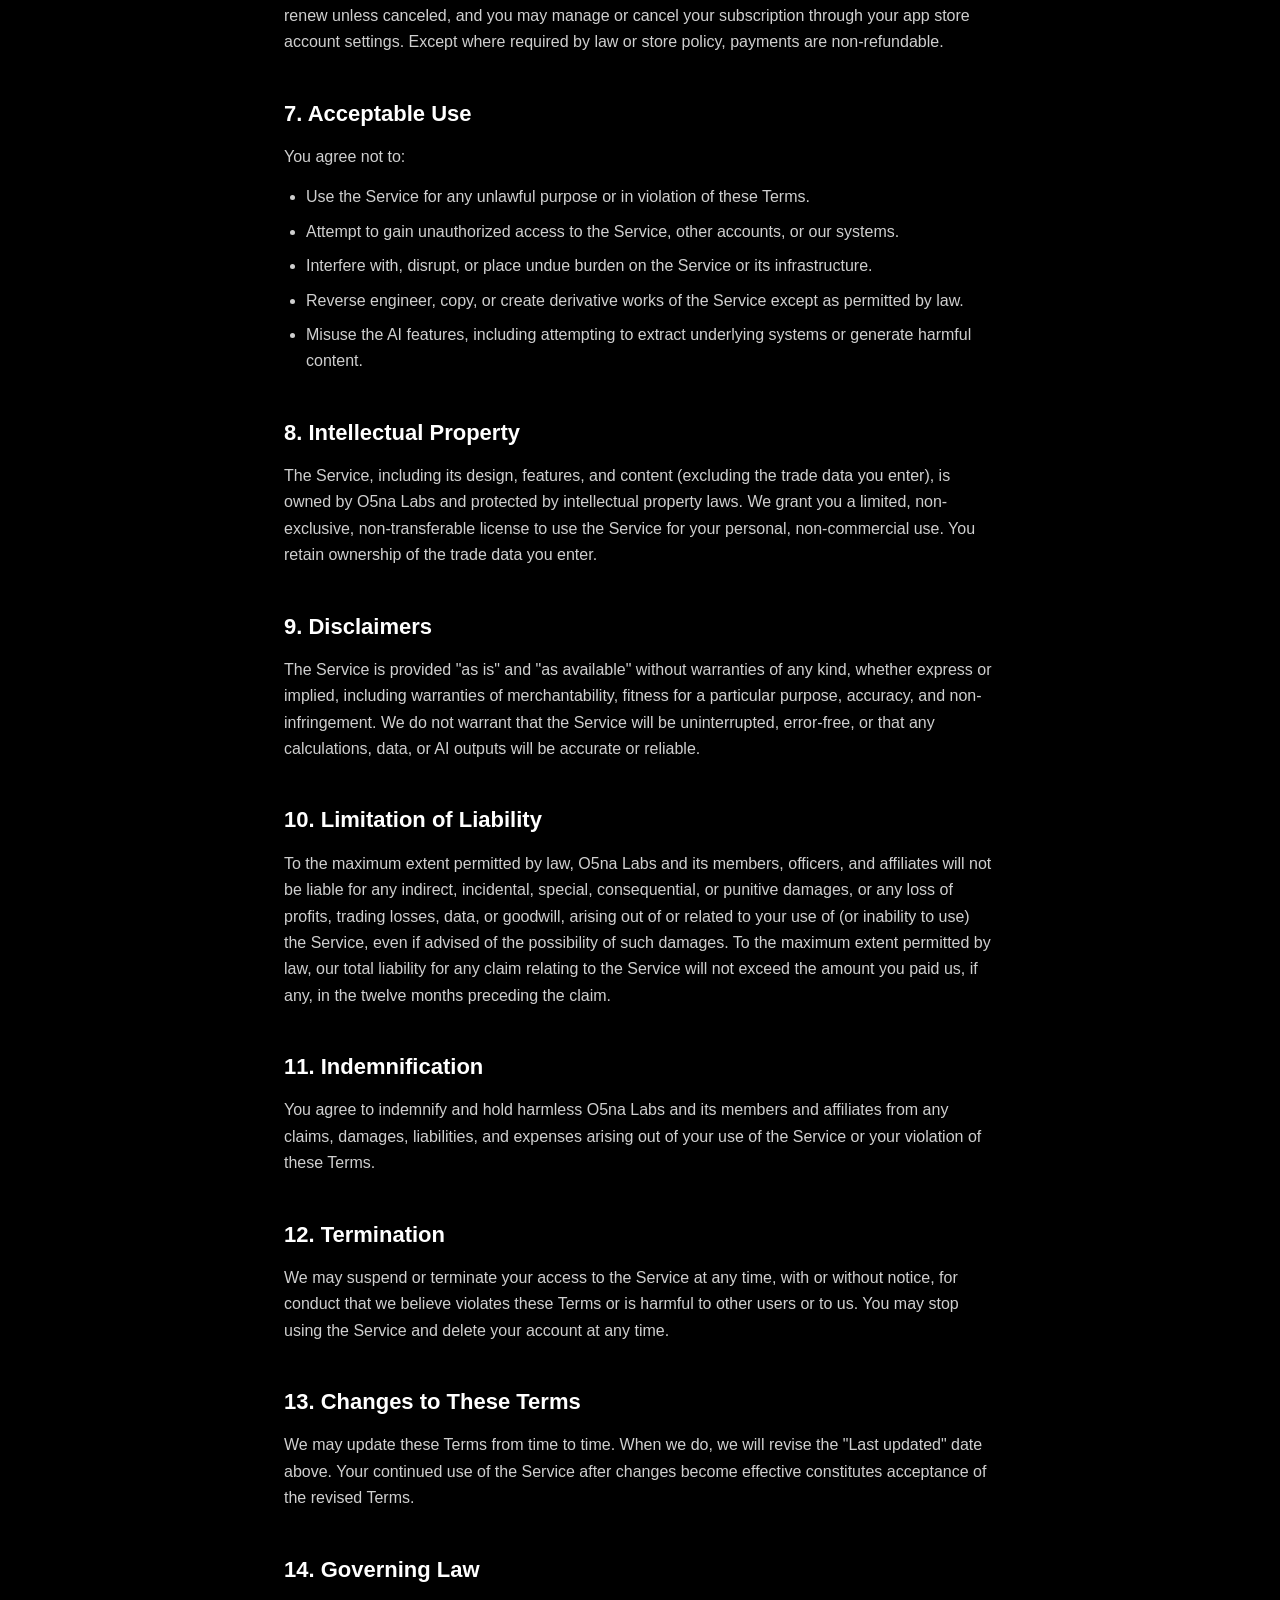
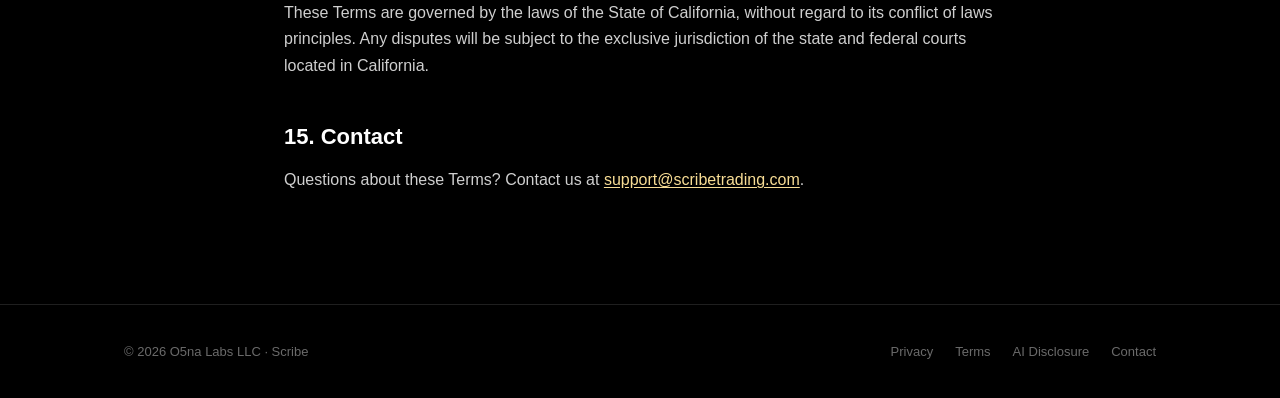
<file: terms.html>
<!DOCTYPE html>
<html lang="en">
<head>
<meta charset="utf-8">
<meta name="viewport" content="width=device-width, initial-scale=1.0">
<title>Terms of Service — Scribe</title>
<meta name="description" content="The terms governing your use of the Scribe trading journal app.">
<link rel="icon" type="image/png" href="/email-logo.png">
<style>
  :root{--bg:#000;--card:#0A0A0A;--line:rgba(255,255,255,.12);--gold:#CBBA84;--gold-bright:#F8DD95;--text:#fff;--muted:#9a9a9a}
  *{margin:0;padding:0;box-sizing:border-box}
  html{scroll-behavior:smooth}
  body{background:var(--bg);color:var(--text);font-family:-apple-system,BlinkMacSystemFont,"Segoe UI",Roboto,Helvetica,Arial,sans-serif;-webkit-font-smoothing:antialiased;line-height:1.65}
  #bg-net{position:fixed;inset:0;z-index:0;pointer-events:none}
  nav,main,footer{position:relative;z-index:1}
  img{max-width:100%}
  a{color:inherit;text-decoration:none}
  .wrap{max-width:1080px;margin:0 auto;padding:0 24px}
  nav{position:sticky;top:0;z-index:50;background:rgba(0,0,0,.82);backdrop-filter:blur(14px);-webkit-backdrop-filter:blur(14px);border-bottom:1px solid var(--line)}
  .nav-inner{display:flex;align-items:center;justify-content:space-between;height:64px}
  .nav-logo img{height:34px;width:auto;display:block}
  .nav-links{display:flex;gap:28px;align-items:center;font-size:15px;color:var(--muted)}
  .nav-links a:hover{color:#fff}
  .btn{display:inline-block;background:linear-gradient(180deg,#D0AB62,#B7924B);color:#0a0a0a;font-weight:700;border-radius:10px;padding:8px 18px;font-size:14px}
  .btn:hover{opacity:.9}
  main{max-width:760px;margin:0 auto;padding:72px 24px 96px}
  .eyebrow{color:var(--gold-bright);font-size:13px;font-weight:700;letter-spacing:2.5px;text-transform:uppercase;margin-bottom:14px}
  h1{font-size:42px;font-weight:800;letter-spacing:-.3px;line-height:1.15;margin-bottom:10px}
  .updated{color:var(--muted);font-size:14px;margin-bottom:40px}
  h2{font-size:22px;font-weight:700;margin:40px 0 12px}
  h3{font-size:17px;font-weight:700;margin:24px 0 8px;color:#e8e8e8}
  p{color:#cfcfcf;font-size:16px;margin-bottom:14px}
  ul{margin:0 0 16px 22px}
  li{color:#cfcfcf;font-size:16px;margin-bottom:8px}
  strong{color:#fff}
  main a{color:var(--gold-bright);text-decoration:underline;text-underline-offset:2px}
  .email{display:inline-block;background:var(--card);border:1px solid var(--line);border-radius:12px;padding:14px 22px;color:var(--gold-bright);font-size:17px;font-weight:600;margin:6px 0 18px;text-decoration:none}
  footer{border-top:1px solid var(--line);padding:36px 0;color:#6a6a6a;font-size:13px}
  .foot-inner{display:flex;justify-content:space-between;align-items:center;flex-wrap:wrap;gap:14px}
  .foot-links{display:flex;gap:22px}
  .foot-links a:hover{color:#fff}
  @media(max-width:840px){h1{font-size:32px}.nav-links{display:none}main{padding:52px 20px 72px}}
</style>
</head>
<body>

<canvas id="bg-net" aria-hidden="true"></canvas>

<nav>
  <div class="wrap nav-inner">
    <a class="nav-logo" href="/"><img src="/assets/logo-nav.png" alt="Scribe"></a>
    <div class="nav-links">
      <a href="/#features">Features</a>
      <a href="/#pricing">Pricing</a>
      <a href="/#faq">FAQ</a>
    </div>
    <a class="btn" href="TODO_APP_STORE_URL">Download</a>
  </div>
</nav>

<main>
  <div class="eyebrow">Legal</div>
  <h1>Terms of Service</h1>
  <div class="updated">Last updated: June 2026</div>
  <p>These Terms of Service ("Terms") govern your access to and use of the Scribe mobile application and related services (the "Service"), provided by O5na Labs LLC ("O5na Labs," "we," "us," or "our"). By creating an account or using Scribe, you agree to these Terms. If you do not agree, do not use the Service.</p>
  <p><strong>Important:</strong> Scribe is a trade journaling and tracking tool provided for informational and educational purposes only. It does not provide financial, investment, tax, or trading advice, and nothing in the Service constitutes a recommendation to buy, sell, or hold any security or asset. You are solely responsible for your own trading and investment decisions.</p>
  <h2>1. Eligibility</h2>
  <p>You must be at least 18 years old to use the Service. By using Scribe, you represent that you are 18 or older and capable of forming a binding contract.</p>
  <h2>2. Your Account</h2>
  <p>You are responsible for maintaining the confidentiality of your account credentials and for all activity that occurs under your account. You agree to provide accurate information and to keep it up to date. Notify us promptly of any unauthorized use of your account.</p>
  <h2>3. The Service</h2>
  <p>Scribe allows you to record, track, and analyze your trades across multiple asset classes, view performance analytics, and use AI-powered features to gain insights into the data you enter. The Service is a record-keeping and analytical tool only.</p>
  <h2>4. Not Financial Advice</h2>
  <p>Scribe, including its analytics, calculations, summaries, and AI features, is provided for informational and educational purposes only. We are not a broker-dealer, investment adviser, financial planner, or tax professional. Nothing in the Service should be construed as financial, investment, legal, or tax advice. Any calculations or data displayed may contain errors or inaccuracies, and you should independently verify any information before relying on it. You are solely responsible for your trading and investment decisions and for any resulting gains or losses.</p>
  <h2>5. AI Features</h2>
  <p>The Service includes AI-powered features that generate insights and responses. These outputs are generated by automated systems, may be inaccurate or incomplete, and must not be relied upon as advice. Please review our <a href="/ai-disclosure.html">Scribe AI Disclosure</a> for important information about how these features work and their limitations.</p>
  <h2>6. Subscriptions and Payments</h2>
  <p>Certain features of Scribe may require a paid subscription ("Pro"). Subscriptions are billed through the applicable app store (such as the Apple App Store) in accordance with that store's terms. Prices, features, and billing terms will be disclosed at the point of purchase. Subscriptions automatically renew unless canceled, and you may manage or cancel your subscription through your app store account settings. Except where required by law or store policy, payments are non-refundable.</p>
  <h2>7. Acceptable Use</h2>
  <p>You agree not to:</p>
  <ul>
    <li>Use the Service for any unlawful purpose or in violation of these Terms.</li>
    <li>Attempt to gain unauthorized access to the Service, other accounts, or our systems.</li>
    <li>Interfere with, disrupt, or place undue burden on the Service or its infrastructure.</li>
    <li>Reverse engineer, copy, or create derivative works of the Service except as permitted by law.</li>
    <li>Misuse the AI features, including attempting to extract underlying systems or generate harmful content.</li>
  </ul>
  <h2>8. Intellectual Property</h2>
  <p>The Service, including its design, features, and content (excluding the trade data you enter), is owned by O5na Labs and protected by intellectual property laws. We grant you a limited, non-exclusive, non-transferable license to use the Service for your personal, non-commercial use. You retain ownership of the trade data you enter.</p>
  <h2>9. Disclaimers</h2>
  <p>The Service is provided "as is" and "as available" without warranties of any kind, whether express or implied, including warranties of merchantability, fitness for a particular purpose, accuracy, and non-infringement. We do not warrant that the Service will be uninterrupted, error-free, or that any calculations, data, or AI outputs will be accurate or reliable.</p>
  <h2>10. Limitation of Liability</h2>
  <p>To the maximum extent permitted by law, O5na Labs and its members, officers, and affiliates will not be liable for any indirect, incidental, special, consequential, or punitive damages, or any loss of profits, trading losses, data, or goodwill, arising out of or related to your use of (or inability to use) the Service, even if advised of the possibility of such damages. To the maximum extent permitted by law, our total liability for any claim relating to the Service will not exceed the amount you paid us, if any, in the twelve months preceding the claim.</p>
  <h2>11. Indemnification</h2>
  <p>You agree to indemnify and hold harmless O5na Labs and its members and affiliates from any claims, damages, liabilities, and expenses arising out of your use of the Service or your violation of these Terms.</p>
  <h2>12. Termination</h2>
  <p>We may suspend or terminate your access to the Service at any time, with or without notice, for conduct that we believe violates these Terms or is harmful to other users or to us. You may stop using the Service and delete your account at any time.</p>
  <h2>13. Changes to These Terms</h2>
  <p>We may update these Terms from time to time. When we do, we will revise the "Last updated" date above. Your continued use of the Service after changes become effective constitutes acceptance of the revised Terms.</p>
  <h2>14. Governing Law</h2>
  <p>These Terms are governed by the laws of the State of California, without regard to its conflict of laws principles. Any disputes will be subject to the exclusive jurisdiction of the state and federal courts located in California.</p>
  <h2>15. Contact</h2>
  <p>Questions about these Terms? Contact us at <a href="mailto:support@scribetrading.com">support@scribetrading.com</a>.</p>

</main>

<footer>
  <div class="wrap foot-inner">
    <div>© 2026 O5na Labs LLC · Scribe</div>
    <div class="foot-links">
      <a href="/privacy.html">Privacy</a>
      <a href="/terms.html">Terms</a>
      <a href="/ai-disclosure.html">AI Disclosure</a>
      <a href="/contact.html">Contact</a>
    </div>
  </div>
</footer>

<script>
(function(){
  var canvas=document.getElementById('bg-net');if(!canvas)return;
  var ctx=canvas.getContext('2d');
  var reduced=window.matchMedia('(prefers-reduced-motion: reduce)').matches;
  var dpr=Math.min(window.devicePixelRatio||1,2);var W,H,pts=[];var LINK=130;var mouse={x:-9999,y:-9999};
  function resize(){W=window.innerWidth;H=window.innerHeight;canvas.width=W*dpr;canvas.height=H*dpr;canvas.style.width=W+'px';canvas.style.height=H+'px';ctx.setTransform(dpr,0,0,dpr,0,0);
    var t=Math.min(90,Math.floor(W*H/22000));pts=[];
    for(var i=0;i<t;i++){pts.push({x:Math.random()*W,y:Math.random()*H,vx:(Math.random()-.5)*.22,vy:(Math.random()-.5)*.22,r:Math.random()*1.6+.6,b:Math.random()<.18});}}
  function step(){ctx.clearRect(0,0,W,H);
    for(var i=0;i<pts.length;i++){var a=pts[i];for(var j=i+1;j<pts.length;j++){var b=pts[j];var dx=a.x-b.x,dy=a.y-b.y,d2=dx*dx+dy*dy;
      if(d2<LINK*LINK){var al=(1-Math.sqrt(d2)/LINK)*.10;ctx.strokeStyle='rgba(203,186,132,'+al.toFixed(3)+')';ctx.lineWidth=1;ctx.beginPath();ctx.moveTo(a.x,a.y);ctx.lineTo(b.x,b.y);ctx.stroke();}}}
    for(var k=0;k<pts.length;k++){var p=pts[k];p.x+=p.vx;p.y+=p.vy;
      var mdx=p.x-mouse.x,mdy=p.y-mouse.y,md2=mdx*mdx+mdy*mdy;
      if(md2<16000){var f=(16000-md2)/16000*.35;p.x+=(mdx/Math.sqrt(md2||1))*f;p.y+=(mdy/Math.sqrt(md2||1))*f;}
      if(p.x<-10)p.x=W+10;if(p.x>W+10)p.x=-10;if(p.y<-10)p.y=H+10;if(p.y>H+10)p.y=-10;
      ctx.fillStyle=p.b?'rgba(248,221,149,0.55)':'rgba(203,186,132,0.30)';ctx.beginPath();ctx.arc(p.x,p.y,p.r,0,Math.PI*2);ctx.fill();}
    if(!reduced)requestAnimationFrame(step);}
  window.addEventListener('resize',function(){resize();if(reduced)step();});
  window.addEventListener('mousemove',function(e){mouse.x=e.clientX;mouse.y=e.clientY;});
  document.addEventListener('visibilitychange',function(){if(!document.hidden&&!reduced)requestAnimationFrame(step);});
  resize();step();
})();
</script>

</body>
</html>
</file>
